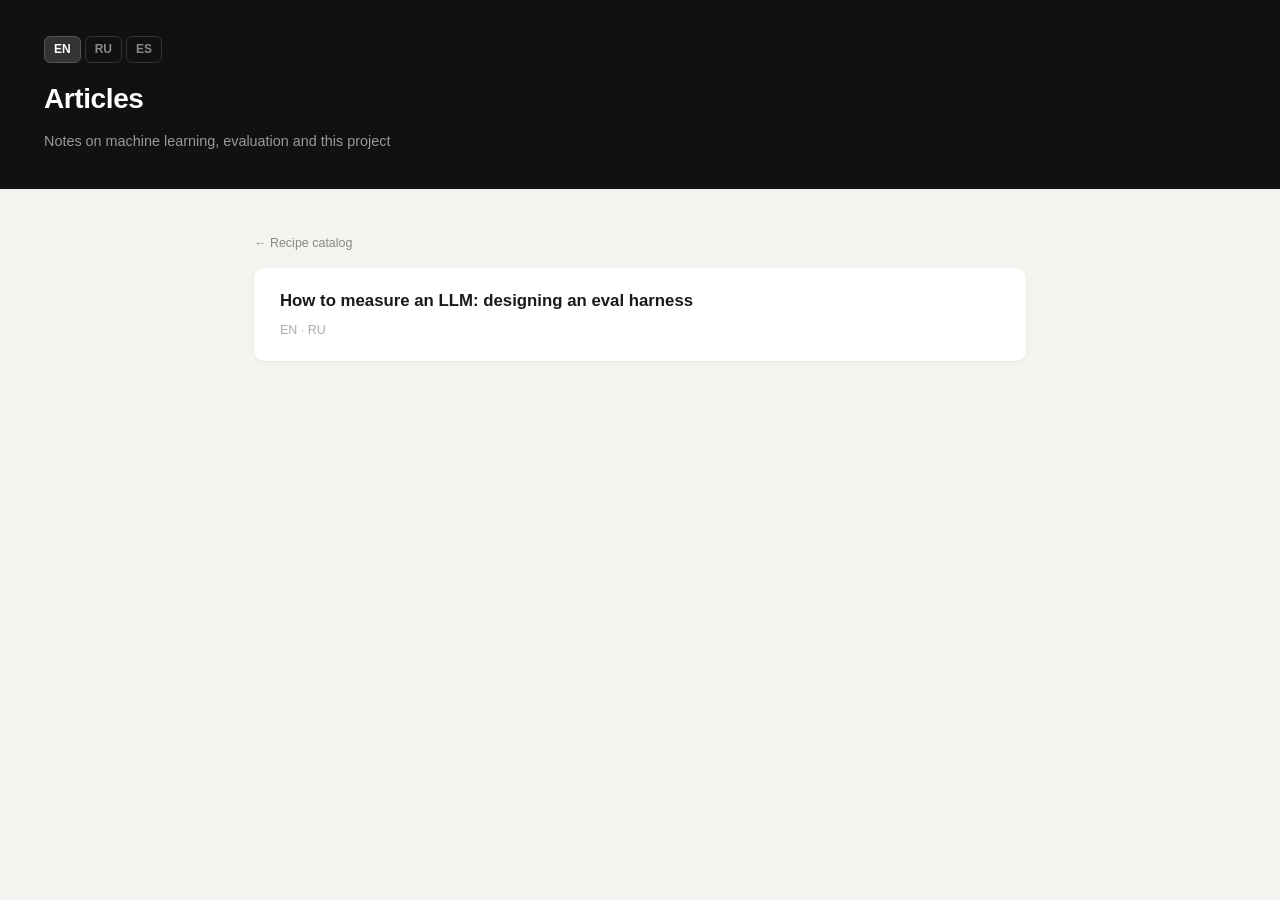
<file: article/index.html>
<!DOCTYPE html>
<html lang="en">
<head>
<meta charset="UTF-8">
<meta name="viewport" content="width=device-width,initial-scale=1">
<title>Articles</title>
<script defer src="https://stats.ss.zone/script.js" data-website-id="58d1f8c5-a3e9-4cc3-805a-1f0802b2f5b3"></script>
<style>*{box-sizing:border-box;margin:0;padding:0}
body{font-family:-apple-system,BlinkMacSystemFont,"Segoe UI",sans-serif;
      background:#f4f3ef;color:#1a1a1a;line-height:1.6}
header{background:#111;color:#fff;padding:36px 44px}
header h1{font-size:1.75rem;font-weight:700;letter-spacing:-.4px}
header p{color:#999;margin-top:8px;font-size:.9rem}
main{max-width:100%;padding:36px 40px}

/* ── outer film-simulation container ── */
.sim-sec{background:#fff;border-radius:12px;margin-bottom:48px;
          box-shadow:0 2px 8px rgba(0,0,0,.08);overflow:hidden}
.sim-hdr{padding:20px 28px;display:flex;align-items:baseline;gap:14px;
          border-bottom:1px solid #f0eeea}
.sim-title{font-size:1.3rem;font-weight:800}
.sim-n{font-size:.82rem;color:#aaa}

/* film sim description inside the container */
.si-body{padding:20px 28px;border-bottom:1px solid #f0eeea;
          display:flex;flex-direction:column;gap:10px}

/* nested recipe-group cards area */
.sim-cards-area{background:#f7f6f2;padding:20px 28px;
                 display:flex;flex-direction:column;gap:0}

.grid{display:flex;flex-direction:column;gap:16px}

/* inner card — slightly inset look */
.card{background:#fff;border-radius:8px;padding:24px 28px;
       box-shadow:0 1px 3px rgba(0,0,0,.06);display:flex;flex-direction:column;gap:16px;
       width:100%}
.card-head{display:flex;justify-content:space-between;align-items:center}
.card-name{font-weight:700;font-size:1.05rem}
.pill{background:#f0f0f0;color:#666;font-size:.75rem;padding:3px 10px;border-radius:20px}

.desc{font-size:.92rem;color:#444;line-height:1.75;max-width:900px}

.gallery{display:grid;grid-template-columns:repeat(10,1fr);gap:4px;
          border-radius:6px;overflow:hidden}
.gallery img{width:100%;aspect-ratio:1;object-fit:cover;display:block;
              transition:opacity .2s;cursor:pointer}
.gallery img:hover{opacity:.85}
.gallery:empty{display:none}

.bottom-row{display:flex;flex-direction:column;gap:20px}
.col-recipes{width:100%}
.col-settings{width:100%}
.stbl{border-collapse:collapse;font-size:.78rem}
.sk{color:#888;padding:2px 12px 2px 0;white-space:nowrap}
.sv{font-variant-numeric:tabular-nums;color:#333;text-align:right}
.mode-val{color:#555}
.col-lbl{font-size:.7rem;text-transform:uppercase;letter-spacing:.07em;color:#aaa;margin-bottom:6px}

.rlist{list-style:none;font-size:.82rem;color:#333;columns:2;column-gap:24px}
.rlist li{padding:2px 0;border-bottom:1px solid #f2f2f2;break-inside:avoid}
.rlist li:last-child{border-bottom:none}
.rlist a{color:#333;text-decoration:none}
.rlist a:hover{color:#4a6fa5;text-decoration:underline}
.ext-mark{color:#c17c3a;font-weight:700;font-size:.85em}
.hom-block{font-size:.78rem;color:#666;background:#f7f6f2;border-radius:4px;
            padding:6px 12px;display:flex;flex-wrap:wrap;gap:6px 16px}
.hom-lbl{color:#aaa;font-size:.7rem;text-transform:uppercase;letter-spacing:.05em;margin-right:2px}
.hom-val{color:#4a7a5a;font-weight:500}
.hom-var{color:#b05a5a}

.tags{display:flex;flex-wrap:wrap;gap:5px}
.badge{background:#eef2ff;color:#4a6fa5;font-size:.7rem;
        padding:2px 8px;border-radius:12px}

.vision-block{background:#f9f8f5;border-radius:6px;padding:14px 18px;
               display:flex;flex-direction:column;gap:8px;flex:1}
.vision-notes{font-size:.88rem;color:#444;line-height:1.7}
.vision-rows{display:flex;gap:24px;font-size:.82rem;flex-wrap:wrap}
.vtag-lbl{color:#aaa;font-size:.7rem;text-transform:uppercase;letter-spacing:.05em;margin-right:4px}
.vtags{color:#555}

/* film simulation description (inside outer container) */
.si-inspired{font-size:.83rem;color:#aaa}
.si-lbl{font-weight:600;color:#666;margin-right:5px}
.si-desc{font-size:.92rem;color:#333;line-height:1.75;max-width:900px}
.si-row{display:flex;gap:32px;align-items:flex-start;flex-wrap:wrap;margin-top:4px}
.si-tbl{border-collapse:collapse;font-size:.82rem}
.si-tbl td{padding:3px 16px 3px 0;vertical-align:top}
.ti-k{color:#888;white-space:nowrap}
.ti-v{color:#333;font-weight:500}
.si-bestfor{font-size:.88rem;color:#555;max-width:300px}

/* official gallery */
.official-gallery{margin-top:4px}
.og-photos{display:grid;grid-template-columns:repeat(auto-fill,minmax(220px,1fr));gap:6px;border-radius:6px;overflow:hidden}
.og-photos img{width:100%;aspect-ratio:3/2;object-fit:cover;display:block;transition:opacity .2s}
.og-photos img:hover{opacity:.9}
.og-credit{font-size:.72rem;color:#bbb;margin-top:5px;text-align:right}
.og-credit a{color:#bbb;text-decoration:none}
.og-credit a:hover{color:#4a6fa5}

/* comparison table */
.cmp-section{background:#fff;border-radius:8px;padding:28px 32px;margin-bottom:48px;
              box-shadow:0 1px 4px rgba(0,0,0,.07)}
.cmp-section h2{font-size:1.1rem;font-weight:700;margin-bottom:16px;color:#1a1a1a}
.cmp-tbl{width:100%;border-collapse:collapse;font-size:.82rem}
.cmp-tbl th{background:#f4f3ef;padding:8px 12px;text-align:left;font-weight:600;
             color:#555;border-bottom:2px solid #e0ddd8;white-space:nowrap}
.cmp-tbl td{padding:7px 12px;border-bottom:1px solid #f0eeea;vertical-align:top}
.cmp-tbl tr:last-child td{border-bottom:none}
.cmp-tbl tr:hover td{background:#faf9f6}
.cmp-link{cursor:pointer}
.cmp-link:hover td{background:#eef2ff}
.bw-sep td{background:#f4f3ef;color:#999;font-size:.72rem;text-transform:uppercase;
            letter-spacing:.08em;padding:6px 12px;border-top:2px solid #e0ddd8}

/* intro block */
.intro-block{background:#fff;border-radius:8px;padding:28px 32px;margin-bottom:24px;
              box-shadow:0 1px 4px rgba(0,0,0,.07);display:flex;flex-direction:column;gap:14px}
.intro-block h2{font-size:1.1rem;font-weight:700}
.intro-block h3{font-size:.95rem;font-weight:700;color:#555;margin-top:4px}
.intro-block p{font-size:.9rem;color:#444;line-height:1.75;max-width:900px}
.intro-block ul{font-size:.9rem;color:#444;line-height:1.75;max-width:900px;
                 padding-left:20px;display:flex;flex-direction:column;gap:4px}
.intro-block a{color:#4a6fa5}
.intro-note{color:#888 !important;font-size:.82rem !important}
.intro-block.lead{border-left:4px solid #c17c3a}
.intro-block.lead h2{font-size:1.35rem}
.lead-finding{background:#faf6f0;border-radius:6px;padding:14px 18px;
               font-size:.92rem !important;line-height:1.7 !important}
.ml-details{margin-top:10px}
.ml-details summary{cursor:pointer;font-size:.9rem;color:#4a6fa5;font-weight:700;
                    list-style:none;background:#eef2ff;border:1px solid #d6e0ff;
                    border-radius:8px;padding:10px 14px;transition:background .15s}
.ml-details summary:hover{background:#e2e9ff}
.ml-details[open] summary{border-bottom-left-radius:0;border-bottom-right-radius:0;
                          margin-bottom:0}
.ml-details summary::-webkit-details-marker{display:none}
.ml-details summary::before{content:"▸ ";color:#7a8fd0}
.ml-details[open] summary::before{content:"▾ "}
.ml-details ul{margin-top:12px;font-size:.85rem !important;color:#555 !important}
.ml-details li{margin-bottom:8px}
.ml-details > ul,.ml-details > p,.ml-details > h4{padding-left:14px;padding-right:14px}
.ml-sub{font-size:.95rem;font-weight:700;color:#333;margin:18px 0 8px;
        padding-top:14px;border-top:1px solid #f0eeea}
.ml-details > p{font-size:.85rem !important;color:#555 !important;line-height:1.7;margin-bottom:8px}
.sim-dot{display:inline-block;width:10px;height:10px;border-radius:50%;
          margin-right:7px;vertical-align:middle}

/* ── tablet ── */
@media (max-width: 900px) {
  main{padding:24px 18px}
  .gallery{grid-template-columns:repeat(5,1fr)}
  .og-photos{grid-template-columns:repeat(auto-fill,minmax(160px,1fr))}
}

/* ── phone ── */
@media (max-width: 600px) {
  header{padding:24px 18px}
  header h1{font-size:1.3rem}
  header p{font-size:.8rem}
  main{padding:16px 12px}

  .sim-sec{margin-bottom:28px;border-radius:8px}
  .sim-hdr{padding:14px 16px;flex-wrap:wrap;gap:4px 12px}
  .sim-title{font-size:1.1rem}
  .si-body{padding:16px}
  .si-row{flex-direction:column;gap:16px}
  .si-desc,.si-bestfor{max-width:100%}
  .sim-cards-area{padding:14px}

  .card{padding:18px 16px;gap:14px}
  .card-name{font-size:1rem}
  .desc{font-size:.88rem;max-width:100%}

  /* galleries: 3 columns on phone */
  .gallery{grid-template-columns:repeat(3,1fr);gap:3px}
  .og-photos{grid-template-columns:repeat(2,1fr)}
  .og-photos img{aspect-ratio:3/2}

  /* recipes single column */
  .rlist{columns:1}

  /* homogeneity wraps */
  .hom-block{flex-direction:column;gap:4px}

  /* comparison table — horizontal scroll */
  .cmp-section{padding:18px 14px}
  .cmp-section .cmp-tbl{display:block;overflow-x:auto;white-space:nowrap;font-size:.75rem}

  .intro-block{padding:18px 16px}
  .intro-block p,.intro-block ul{font-size:.86rem;max-width:100%}
}

/* language switcher */
/* header link to the articles section */
.art-link{display:inline-block;font-size:.78rem;color:#aaa;text-decoration:none;
           margin-top:10px;border-bottom:1px solid #444}
.art-link:hover{color:#fff;border-bottom-color:#888}

.lang-switch{display:flex;gap:4px;margin-bottom:14px}
.lang-switch a{color:#888;text-decoration:none;font-size:.75rem;font-weight:600;
               padding:3px 9px;border-radius:6px;border:1px solid #333}
.lang-switch a:hover{color:#fff;border-color:#666}
.lang-switch a.lang-cur{color:#fff;background:#333;border-color:#555}
/* Styles for long-form articles (/article/<slug>/). Loaded after catalog.css
   so the header, lang switcher and palette stay identical to the catalog. */

.art-main{max-width:820px;margin:0 auto;padding:40px 24px 80px}

.art-back{display:inline-block;font-size:.78rem;color:#888;text-decoration:none;
           margin-bottom:14px}
.art-back:hover{color:#333}

.art-body{background:#fff;border-radius:12px;box-shadow:0 2px 8px rgba(0,0,0,.08);
           padding:44px 52px 52px}

.art-body h2{font-size:1.35rem;font-weight:800;letter-spacing:-.3px;
              margin:44px 0 14px;padding-top:18px;border-top:1px solid #f0eeea}
.art-body h2:first-child{margin-top:0;padding-top:0;border-top:none}
.art-body h3{font-size:1.05rem;font-weight:700;margin:30px 0 10px;color:#333}
.art-body h4{font-size:.95rem;font-weight:700;margin:22px 0 8px;color:#444}

.art-body p{font-size:.95rem;line-height:1.8;color:#333;margin:0 0 16px;
             max-width:70ch}
.art-body strong{font-weight:700;color:#1a1a1a}
.art-body em{font-style:italic}

.art-body ul,.art-body ol{margin:0 0 18px 22px;font-size:.95rem;line-height:1.8;color:#333}
.art-body li{margin-bottom:6px;max-width:68ch}

.art-body a{color:#4a6fa5;text-decoration:none;border-bottom:1px solid #d5dded}
.art-body a:hover{border-bottom-color:#4a6fa5}

.art-body code{font-family:ui-monospace,SFMono-Regular,Menlo,monospace;
                font-size:.85em;background:#f4f3ef;color:#8a4b2a;
                padding:1px 5px;border-radius:4px}
.art-body pre{background:#f7f6f2;border-radius:8px;padding:16px 18px;
               overflow-x:auto;margin:0 0 20px;font-size:.82rem;line-height:1.55}
.art-body pre code{background:none;color:#333;padding:0;font-size:1em}

.art-body blockquote{border-left:3px solid #e3e0d8;padding-left:18px;
                      color:#666;margin:0 0 18px}

.art-body hr{border:none;border-top:1px solid #f0eeea;margin:32px 0}

/* tables — wrapped in .art-tw so wide ones scroll instead of pushing the page */
.art-tw{overflow-x:auto;margin:0 0 22px}
.art-body table{border-collapse:collapse;font-size:.84rem;width:100%;
                 min-width:max-content}
.art-body th{text-align:left;font-weight:700;color:#666;font-size:.72rem;
              text-transform:uppercase;letter-spacing:.06em;
              padding:8px 14px 8px 0;border-bottom:1px solid #e3e0d8;white-space:nowrap}
.art-body td{padding:7px 14px 7px 0;border-bottom:1px solid #f2f1ed;color:#333;
              vertical-align:top}
.art-body tr:last-child td{border-bottom:none}
.art-body td:nth-child(n+2){font-variant-numeric:tabular-nums}

/* mermaid diagrams */
.art-body pre.mermaid{background:#fff;border:1px solid #f0eeea;text-align:center;
                       padding:22px 12px;line-height:normal}

/* shown when the article has no translation into the current site language */
.art-na{font-size:.8rem;color:#8a6d3b;background:#fdf6e3;border-radius:6px;
         padding:8px 14px;margin-bottom:24px}

/* article index */
.art-list{list-style:none;margin:0}
.art-list li{background:#fff;border-radius:10px;box-shadow:0 1px 3px rgba(0,0,0,.06);
              padding:20px 26px;margin-bottom:14px}
.art-list a{font-size:1.05rem;font-weight:700;color:#1a1a1a;text-decoration:none}
.art-list a:hover{color:#4a6fa5}
.art-list .art-meta{font-size:.78rem;color:#aaa;margin-top:6px}

@media (max-width:720px){
  .art-body{padding:26px 20px 32px;border-radius:8px}
  .art-main{padding:24px 12px 60px}
  .art-body p,.art-body li{max-width:none}
}
</style>
</head>
<body>
<header>
  <nav class="lang-switch"><a class="lang-cur" href="/article/">EN</a><a class="" href="/ru/article/">RU</a><a class="" href="/es/article/">ES</a></nav>
  <h1>Articles</h1>
  <p>Notes on machine learning, evaluation and this project</p>
</header>
<main class="art-main">
<a class="art-back" href="/">← Recipe catalog</a>
<ul class="art-list"><li><a href="/article/eval-harness/">How to measure an LLM: designing an eval harness</a><div class="art-meta">EN · RU</div></li></ul>
</main>

</body>
</html>
</file>
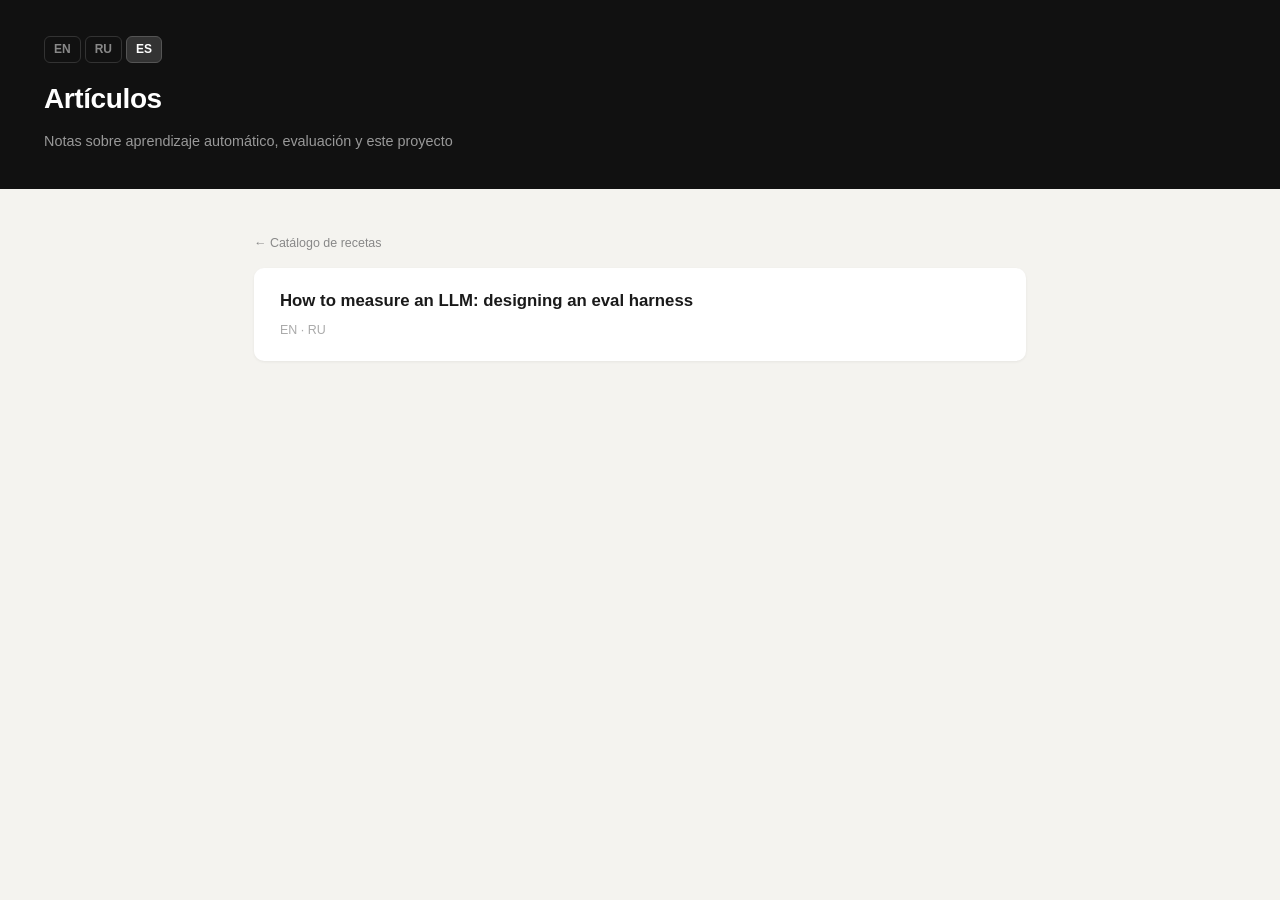
<file: es/article/index.html>
<!DOCTYPE html>
<html lang="es">
<head>
<meta charset="UTF-8">
<meta name="viewport" content="width=device-width,initial-scale=1">
<title>Artículos</title>
<script defer src="https://stats.ss.zone/script.js" data-website-id="58d1f8c5-a3e9-4cc3-805a-1f0802b2f5b3"></script>
<style>*{box-sizing:border-box;margin:0;padding:0}
body{font-family:-apple-system,BlinkMacSystemFont,"Segoe UI",sans-serif;
      background:#f4f3ef;color:#1a1a1a;line-height:1.6}
header{background:#111;color:#fff;padding:36px 44px}
header h1{font-size:1.75rem;font-weight:700;letter-spacing:-.4px}
header p{color:#999;margin-top:8px;font-size:.9rem}
main{max-width:100%;padding:36px 40px}

/* ── outer film-simulation container ── */
.sim-sec{background:#fff;border-radius:12px;margin-bottom:48px;
          box-shadow:0 2px 8px rgba(0,0,0,.08);overflow:hidden}
.sim-hdr{padding:20px 28px;display:flex;align-items:baseline;gap:14px;
          border-bottom:1px solid #f0eeea}
.sim-title{font-size:1.3rem;font-weight:800}
.sim-n{font-size:.82rem;color:#aaa}

/* film sim description inside the container */
.si-body{padding:20px 28px;border-bottom:1px solid #f0eeea;
          display:flex;flex-direction:column;gap:10px}

/* nested recipe-group cards area */
.sim-cards-area{background:#f7f6f2;padding:20px 28px;
                 display:flex;flex-direction:column;gap:0}

.grid{display:flex;flex-direction:column;gap:16px}

/* inner card — slightly inset look */
.card{background:#fff;border-radius:8px;padding:24px 28px;
       box-shadow:0 1px 3px rgba(0,0,0,.06);display:flex;flex-direction:column;gap:16px;
       width:100%}
.card-head{display:flex;justify-content:space-between;align-items:center}
.card-name{font-weight:700;font-size:1.05rem}
.pill{background:#f0f0f0;color:#666;font-size:.75rem;padding:3px 10px;border-radius:20px}

.desc{font-size:.92rem;color:#444;line-height:1.75;max-width:900px}

.gallery{display:grid;grid-template-columns:repeat(10,1fr);gap:4px;
          border-radius:6px;overflow:hidden}
.gallery img{width:100%;aspect-ratio:1;object-fit:cover;display:block;
              transition:opacity .2s;cursor:pointer}
.gallery img:hover{opacity:.85}
.gallery:empty{display:none}

.bottom-row{display:flex;flex-direction:column;gap:20px}
.col-recipes{width:100%}
.col-settings{width:100%}
.stbl{border-collapse:collapse;font-size:.78rem}
.sk{color:#888;padding:2px 12px 2px 0;white-space:nowrap}
.sv{font-variant-numeric:tabular-nums;color:#333;text-align:right}
.mode-val{color:#555}
.col-lbl{font-size:.7rem;text-transform:uppercase;letter-spacing:.07em;color:#aaa;margin-bottom:6px}

.rlist{list-style:none;font-size:.82rem;color:#333;columns:2;column-gap:24px}
.rlist li{padding:2px 0;border-bottom:1px solid #f2f2f2;break-inside:avoid}
.rlist li:last-child{border-bottom:none}
.rlist a{color:#333;text-decoration:none}
.rlist a:hover{color:#4a6fa5;text-decoration:underline}
.ext-mark{color:#c17c3a;font-weight:700;font-size:.85em}
.hom-block{font-size:.78rem;color:#666;background:#f7f6f2;border-radius:4px;
            padding:6px 12px;display:flex;flex-wrap:wrap;gap:6px 16px}
.hom-lbl{color:#aaa;font-size:.7rem;text-transform:uppercase;letter-spacing:.05em;margin-right:2px}
.hom-val{color:#4a7a5a;font-weight:500}
.hom-var{color:#b05a5a}

.tags{display:flex;flex-wrap:wrap;gap:5px}
.badge{background:#eef2ff;color:#4a6fa5;font-size:.7rem;
        padding:2px 8px;border-radius:12px}

.vision-block{background:#f9f8f5;border-radius:6px;padding:14px 18px;
               display:flex;flex-direction:column;gap:8px;flex:1}
.vision-notes{font-size:.88rem;color:#444;line-height:1.7}
.vision-rows{display:flex;gap:24px;font-size:.82rem;flex-wrap:wrap}
.vtag-lbl{color:#aaa;font-size:.7rem;text-transform:uppercase;letter-spacing:.05em;margin-right:4px}
.vtags{color:#555}

/* film simulation description (inside outer container) */
.si-inspired{font-size:.83rem;color:#aaa}
.si-lbl{font-weight:600;color:#666;margin-right:5px}
.si-desc{font-size:.92rem;color:#333;line-height:1.75;max-width:900px}
.si-row{display:flex;gap:32px;align-items:flex-start;flex-wrap:wrap;margin-top:4px}
.si-tbl{border-collapse:collapse;font-size:.82rem}
.si-tbl td{padding:3px 16px 3px 0;vertical-align:top}
.ti-k{color:#888;white-space:nowrap}
.ti-v{color:#333;font-weight:500}
.si-bestfor{font-size:.88rem;color:#555;max-width:300px}

/* official gallery */
.official-gallery{margin-top:4px}
.og-photos{display:grid;grid-template-columns:repeat(auto-fill,minmax(220px,1fr));gap:6px;border-radius:6px;overflow:hidden}
.og-photos img{width:100%;aspect-ratio:3/2;object-fit:cover;display:block;transition:opacity .2s}
.og-photos img:hover{opacity:.9}
.og-credit{font-size:.72rem;color:#bbb;margin-top:5px;text-align:right}
.og-credit a{color:#bbb;text-decoration:none}
.og-credit a:hover{color:#4a6fa5}

/* comparison table */
.cmp-section{background:#fff;border-radius:8px;padding:28px 32px;margin-bottom:48px;
              box-shadow:0 1px 4px rgba(0,0,0,.07)}
.cmp-section h2{font-size:1.1rem;font-weight:700;margin-bottom:16px;color:#1a1a1a}
.cmp-tbl{width:100%;border-collapse:collapse;font-size:.82rem}
.cmp-tbl th{background:#f4f3ef;padding:8px 12px;text-align:left;font-weight:600;
             color:#555;border-bottom:2px solid #e0ddd8;white-space:nowrap}
.cmp-tbl td{padding:7px 12px;border-bottom:1px solid #f0eeea;vertical-align:top}
.cmp-tbl tr:last-child td{border-bottom:none}
.cmp-tbl tr:hover td{background:#faf9f6}
.cmp-link{cursor:pointer}
.cmp-link:hover td{background:#eef2ff}
.bw-sep td{background:#f4f3ef;color:#999;font-size:.72rem;text-transform:uppercase;
            letter-spacing:.08em;padding:6px 12px;border-top:2px solid #e0ddd8}

/* intro block */
.intro-block{background:#fff;border-radius:8px;padding:28px 32px;margin-bottom:24px;
              box-shadow:0 1px 4px rgba(0,0,0,.07);display:flex;flex-direction:column;gap:14px}
.intro-block h2{font-size:1.1rem;font-weight:700}
.intro-block h3{font-size:.95rem;font-weight:700;color:#555;margin-top:4px}
.intro-block p{font-size:.9rem;color:#444;line-height:1.75;max-width:900px}
.intro-block ul{font-size:.9rem;color:#444;line-height:1.75;max-width:900px;
                 padding-left:20px;display:flex;flex-direction:column;gap:4px}
.intro-block a{color:#4a6fa5}
.intro-note{color:#888 !important;font-size:.82rem !important}
.intro-block.lead{border-left:4px solid #c17c3a}
.intro-block.lead h2{font-size:1.35rem}
.lead-finding{background:#faf6f0;border-radius:6px;padding:14px 18px;
               font-size:.92rem !important;line-height:1.7 !important}
.ml-details{margin-top:10px}
.ml-details summary{cursor:pointer;font-size:.9rem;color:#4a6fa5;font-weight:700;
                    list-style:none;background:#eef2ff;border:1px solid #d6e0ff;
                    border-radius:8px;padding:10px 14px;transition:background .15s}
.ml-details summary:hover{background:#e2e9ff}
.ml-details[open] summary{border-bottom-left-radius:0;border-bottom-right-radius:0;
                          margin-bottom:0}
.ml-details summary::-webkit-details-marker{display:none}
.ml-details summary::before{content:"▸ ";color:#7a8fd0}
.ml-details[open] summary::before{content:"▾ "}
.ml-details ul{margin-top:12px;font-size:.85rem !important;color:#555 !important}
.ml-details li{margin-bottom:8px}
.ml-details > ul,.ml-details > p,.ml-details > h4{padding-left:14px;padding-right:14px}
.ml-sub{font-size:.95rem;font-weight:700;color:#333;margin:18px 0 8px;
        padding-top:14px;border-top:1px solid #f0eeea}
.ml-details > p{font-size:.85rem !important;color:#555 !important;line-height:1.7;margin-bottom:8px}
.sim-dot{display:inline-block;width:10px;height:10px;border-radius:50%;
          margin-right:7px;vertical-align:middle}

/* ── tablet ── */
@media (max-width: 900px) {
  main{padding:24px 18px}
  .gallery{grid-template-columns:repeat(5,1fr)}
  .og-photos{grid-template-columns:repeat(auto-fill,minmax(160px,1fr))}
}

/* ── phone ── */
@media (max-width: 600px) {
  header{padding:24px 18px}
  header h1{font-size:1.3rem}
  header p{font-size:.8rem}
  main{padding:16px 12px}

  .sim-sec{margin-bottom:28px;border-radius:8px}
  .sim-hdr{padding:14px 16px;flex-wrap:wrap;gap:4px 12px}
  .sim-title{font-size:1.1rem}
  .si-body{padding:16px}
  .si-row{flex-direction:column;gap:16px}
  .si-desc,.si-bestfor{max-width:100%}
  .sim-cards-area{padding:14px}

  .card{padding:18px 16px;gap:14px}
  .card-name{font-size:1rem}
  .desc{font-size:.88rem;max-width:100%}

  /* galleries: 3 columns on phone */
  .gallery{grid-template-columns:repeat(3,1fr);gap:3px}
  .og-photos{grid-template-columns:repeat(2,1fr)}
  .og-photos img{aspect-ratio:3/2}

  /* recipes single column */
  .rlist{columns:1}

  /* homogeneity wraps */
  .hom-block{flex-direction:column;gap:4px}

  /* comparison table — horizontal scroll */
  .cmp-section{padding:18px 14px}
  .cmp-section .cmp-tbl{display:block;overflow-x:auto;white-space:nowrap;font-size:.75rem}

  .intro-block{padding:18px 16px}
  .intro-block p,.intro-block ul{font-size:.86rem;max-width:100%}
}

/* language switcher */
/* header link to the articles section */
.art-link{display:inline-block;font-size:.78rem;color:#aaa;text-decoration:none;
           margin-top:10px;border-bottom:1px solid #444}
.art-link:hover{color:#fff;border-bottom-color:#888}

.lang-switch{display:flex;gap:4px;margin-bottom:14px}
.lang-switch a{color:#888;text-decoration:none;font-size:.75rem;font-weight:600;
               padding:3px 9px;border-radius:6px;border:1px solid #333}
.lang-switch a:hover{color:#fff;border-color:#666}
.lang-switch a.lang-cur{color:#fff;background:#333;border-color:#555}
/* Styles for long-form articles (/article/<slug>/). Loaded after catalog.css
   so the header, lang switcher and palette stay identical to the catalog. */

.art-main{max-width:820px;margin:0 auto;padding:40px 24px 80px}

.art-back{display:inline-block;font-size:.78rem;color:#888;text-decoration:none;
           margin-bottom:14px}
.art-back:hover{color:#333}

.art-body{background:#fff;border-radius:12px;box-shadow:0 2px 8px rgba(0,0,0,.08);
           padding:44px 52px 52px}

.art-body h2{font-size:1.35rem;font-weight:800;letter-spacing:-.3px;
              margin:44px 0 14px;padding-top:18px;border-top:1px solid #f0eeea}
.art-body h2:first-child{margin-top:0;padding-top:0;border-top:none}
.art-body h3{font-size:1.05rem;font-weight:700;margin:30px 0 10px;color:#333}
.art-body h4{font-size:.95rem;font-weight:700;margin:22px 0 8px;color:#444}

.art-body p{font-size:.95rem;line-height:1.8;color:#333;margin:0 0 16px;
             max-width:70ch}
.art-body strong{font-weight:700;color:#1a1a1a}
.art-body em{font-style:italic}

.art-body ul,.art-body ol{margin:0 0 18px 22px;font-size:.95rem;line-height:1.8;color:#333}
.art-body li{margin-bottom:6px;max-width:68ch}

.art-body a{color:#4a6fa5;text-decoration:none;border-bottom:1px solid #d5dded}
.art-body a:hover{border-bottom-color:#4a6fa5}

.art-body code{font-family:ui-monospace,SFMono-Regular,Menlo,monospace;
                font-size:.85em;background:#f4f3ef;color:#8a4b2a;
                padding:1px 5px;border-radius:4px}
.art-body pre{background:#f7f6f2;border-radius:8px;padding:16px 18px;
               overflow-x:auto;margin:0 0 20px;font-size:.82rem;line-height:1.55}
.art-body pre code{background:none;color:#333;padding:0;font-size:1em}

.art-body blockquote{border-left:3px solid #e3e0d8;padding-left:18px;
                      color:#666;margin:0 0 18px}

.art-body hr{border:none;border-top:1px solid #f0eeea;margin:32px 0}

/* tables — wrapped in .art-tw so wide ones scroll instead of pushing the page */
.art-tw{overflow-x:auto;margin:0 0 22px}
.art-body table{border-collapse:collapse;font-size:.84rem;width:100%;
                 min-width:max-content}
.art-body th{text-align:left;font-weight:700;color:#666;font-size:.72rem;
              text-transform:uppercase;letter-spacing:.06em;
              padding:8px 14px 8px 0;border-bottom:1px solid #e3e0d8;white-space:nowrap}
.art-body td{padding:7px 14px 7px 0;border-bottom:1px solid #f2f1ed;color:#333;
              vertical-align:top}
.art-body tr:last-child td{border-bottom:none}
.art-body td:nth-child(n+2){font-variant-numeric:tabular-nums}

/* mermaid diagrams */
.art-body pre.mermaid{background:#fff;border:1px solid #f0eeea;text-align:center;
                       padding:22px 12px;line-height:normal}

/* shown when the article has no translation into the current site language */
.art-na{font-size:.8rem;color:#8a6d3b;background:#fdf6e3;border-radius:6px;
         padding:8px 14px;margin-bottom:24px}

/* article index */
.art-list{list-style:none;margin:0}
.art-list li{background:#fff;border-radius:10px;box-shadow:0 1px 3px rgba(0,0,0,.06);
              padding:20px 26px;margin-bottom:14px}
.art-list a{font-size:1.05rem;font-weight:700;color:#1a1a1a;text-decoration:none}
.art-list a:hover{color:#4a6fa5}
.art-list .art-meta{font-size:.78rem;color:#aaa;margin-top:6px}

@media (max-width:720px){
  .art-body{padding:26px 20px 32px;border-radius:8px}
  .art-main{padding:24px 12px 60px}
  .art-body p,.art-body li{max-width:none}
}
</style>
</head>
<body>
<header>
  <nav class="lang-switch"><a class="" href="/article/">EN</a><a class="" href="/ru/article/">RU</a><a class="lang-cur" href="/es/article/">ES</a></nav>
  <h1>Artículos</h1>
  <p>Notas sobre aprendizaje automático, evaluación y este proyecto</p>
</header>
<main class="art-main">
<a class="art-back" href="/es/">← Catálogo de recetas</a>
<ul class="art-list"><li><a href="/es/article/eval-harness/">How to measure an LLM: designing an eval harness</a><div class="art-meta">EN · RU</div></li></ul>
</main>

</body>
</html>
</file>
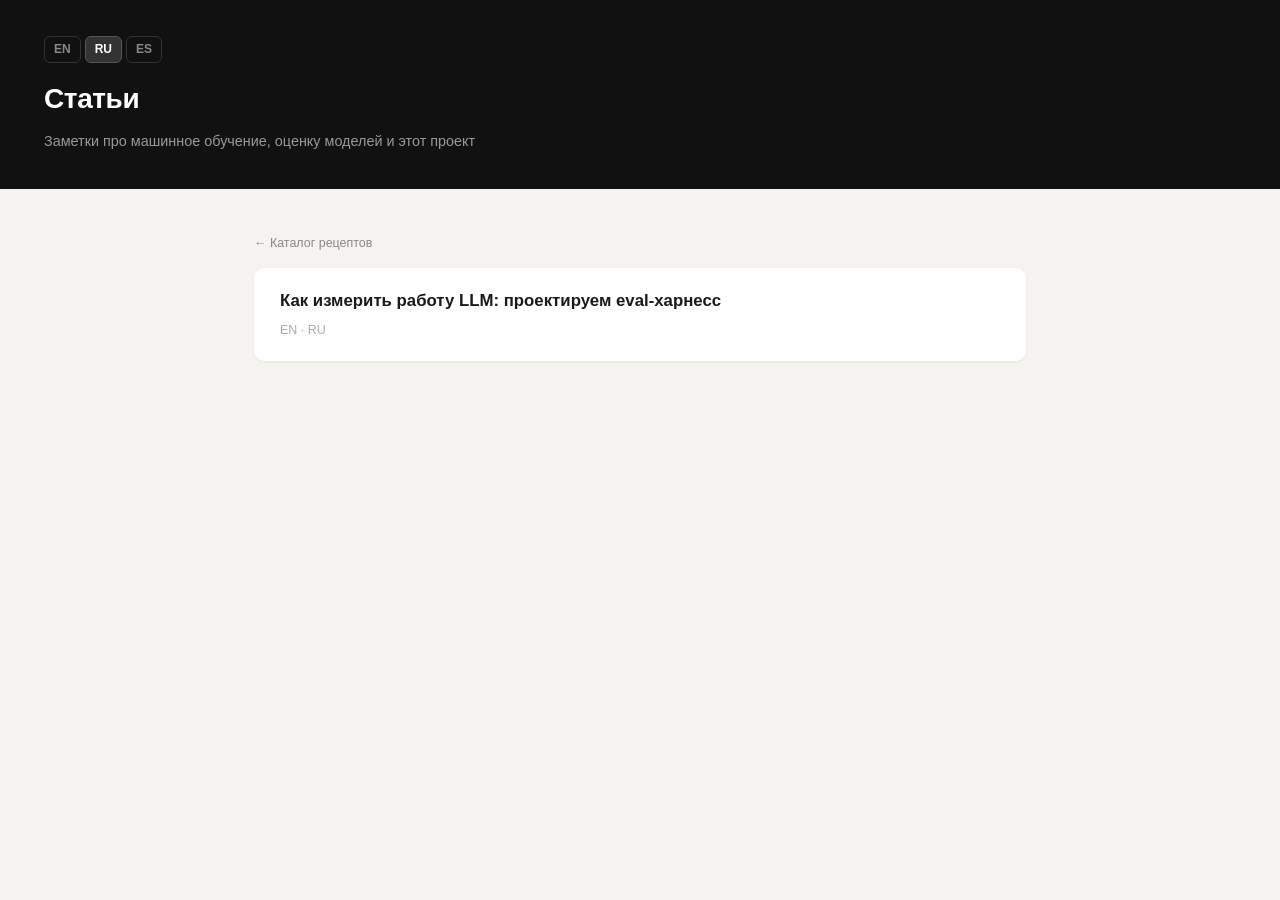
<file: ru/article/index.html>
<!DOCTYPE html>
<html lang="ru">
<head>
<meta charset="UTF-8">
<meta name="viewport" content="width=device-width,initial-scale=1">
<title>Статьи</title>
<script defer src="https://stats.ss.zone/script.js" data-website-id="58d1f8c5-a3e9-4cc3-805a-1f0802b2f5b3"></script>
<style>*{box-sizing:border-box;margin:0;padding:0}
body{font-family:-apple-system,BlinkMacSystemFont,"Segoe UI",sans-serif;
      background:#f4f3ef;color:#1a1a1a;line-height:1.6}
header{background:#111;color:#fff;padding:36px 44px}
header h1{font-size:1.75rem;font-weight:700;letter-spacing:-.4px}
header p{color:#999;margin-top:8px;font-size:.9rem}
main{max-width:100%;padding:36px 40px}

/* ── outer film-simulation container ── */
.sim-sec{background:#fff;border-radius:12px;margin-bottom:48px;
          box-shadow:0 2px 8px rgba(0,0,0,.08);overflow:hidden}
.sim-hdr{padding:20px 28px;display:flex;align-items:baseline;gap:14px;
          border-bottom:1px solid #f0eeea}
.sim-title{font-size:1.3rem;font-weight:800}
.sim-n{font-size:.82rem;color:#aaa}

/* film sim description inside the container */
.si-body{padding:20px 28px;border-bottom:1px solid #f0eeea;
          display:flex;flex-direction:column;gap:10px}

/* nested recipe-group cards area */
.sim-cards-area{background:#f7f6f2;padding:20px 28px;
                 display:flex;flex-direction:column;gap:0}

.grid{display:flex;flex-direction:column;gap:16px}

/* inner card — slightly inset look */
.card{background:#fff;border-radius:8px;padding:24px 28px;
       box-shadow:0 1px 3px rgba(0,0,0,.06);display:flex;flex-direction:column;gap:16px;
       width:100%}
.card-head{display:flex;justify-content:space-between;align-items:center}
.card-name{font-weight:700;font-size:1.05rem}
.pill{background:#f0f0f0;color:#666;font-size:.75rem;padding:3px 10px;border-radius:20px}

.desc{font-size:.92rem;color:#444;line-height:1.75;max-width:900px}

.gallery{display:grid;grid-template-columns:repeat(10,1fr);gap:4px;
          border-radius:6px;overflow:hidden}
.gallery img{width:100%;aspect-ratio:1;object-fit:cover;display:block;
              transition:opacity .2s;cursor:pointer}
.gallery img:hover{opacity:.85}
.gallery:empty{display:none}

.bottom-row{display:flex;flex-direction:column;gap:20px}
.col-recipes{width:100%}
.col-settings{width:100%}
.stbl{border-collapse:collapse;font-size:.78rem}
.sk{color:#888;padding:2px 12px 2px 0;white-space:nowrap}
.sv{font-variant-numeric:tabular-nums;color:#333;text-align:right}
.mode-val{color:#555}
.col-lbl{font-size:.7rem;text-transform:uppercase;letter-spacing:.07em;color:#aaa;margin-bottom:6px}

.rlist{list-style:none;font-size:.82rem;color:#333;columns:2;column-gap:24px}
.rlist li{padding:2px 0;border-bottom:1px solid #f2f2f2;break-inside:avoid}
.rlist li:last-child{border-bottom:none}
.rlist a{color:#333;text-decoration:none}
.rlist a:hover{color:#4a6fa5;text-decoration:underline}
.ext-mark{color:#c17c3a;font-weight:700;font-size:.85em}
.hom-block{font-size:.78rem;color:#666;background:#f7f6f2;border-radius:4px;
            padding:6px 12px;display:flex;flex-wrap:wrap;gap:6px 16px}
.hom-lbl{color:#aaa;font-size:.7rem;text-transform:uppercase;letter-spacing:.05em;margin-right:2px}
.hom-val{color:#4a7a5a;font-weight:500}
.hom-var{color:#b05a5a}

.tags{display:flex;flex-wrap:wrap;gap:5px}
.badge{background:#eef2ff;color:#4a6fa5;font-size:.7rem;
        padding:2px 8px;border-radius:12px}

.vision-block{background:#f9f8f5;border-radius:6px;padding:14px 18px;
               display:flex;flex-direction:column;gap:8px;flex:1}
.vision-notes{font-size:.88rem;color:#444;line-height:1.7}
.vision-rows{display:flex;gap:24px;font-size:.82rem;flex-wrap:wrap}
.vtag-lbl{color:#aaa;font-size:.7rem;text-transform:uppercase;letter-spacing:.05em;margin-right:4px}
.vtags{color:#555}

/* film simulation description (inside outer container) */
.si-inspired{font-size:.83rem;color:#aaa}
.si-lbl{font-weight:600;color:#666;margin-right:5px}
.si-desc{font-size:.92rem;color:#333;line-height:1.75;max-width:900px}
.si-row{display:flex;gap:32px;align-items:flex-start;flex-wrap:wrap;margin-top:4px}
.si-tbl{border-collapse:collapse;font-size:.82rem}
.si-tbl td{padding:3px 16px 3px 0;vertical-align:top}
.ti-k{color:#888;white-space:nowrap}
.ti-v{color:#333;font-weight:500}
.si-bestfor{font-size:.88rem;color:#555;max-width:300px}

/* official gallery */
.official-gallery{margin-top:4px}
.og-photos{display:grid;grid-template-columns:repeat(auto-fill,minmax(220px,1fr));gap:6px;border-radius:6px;overflow:hidden}
.og-photos img{width:100%;aspect-ratio:3/2;object-fit:cover;display:block;transition:opacity .2s}
.og-photos img:hover{opacity:.9}
.og-credit{font-size:.72rem;color:#bbb;margin-top:5px;text-align:right}
.og-credit a{color:#bbb;text-decoration:none}
.og-credit a:hover{color:#4a6fa5}

/* comparison table */
.cmp-section{background:#fff;border-radius:8px;padding:28px 32px;margin-bottom:48px;
              box-shadow:0 1px 4px rgba(0,0,0,.07)}
.cmp-section h2{font-size:1.1rem;font-weight:700;margin-bottom:16px;color:#1a1a1a}
.cmp-tbl{width:100%;border-collapse:collapse;font-size:.82rem}
.cmp-tbl th{background:#f4f3ef;padding:8px 12px;text-align:left;font-weight:600;
             color:#555;border-bottom:2px solid #e0ddd8;white-space:nowrap}
.cmp-tbl td{padding:7px 12px;border-bottom:1px solid #f0eeea;vertical-align:top}
.cmp-tbl tr:last-child td{border-bottom:none}
.cmp-tbl tr:hover td{background:#faf9f6}
.cmp-link{cursor:pointer}
.cmp-link:hover td{background:#eef2ff}
.bw-sep td{background:#f4f3ef;color:#999;font-size:.72rem;text-transform:uppercase;
            letter-spacing:.08em;padding:6px 12px;border-top:2px solid #e0ddd8}

/* intro block */
.intro-block{background:#fff;border-radius:8px;padding:28px 32px;margin-bottom:24px;
              box-shadow:0 1px 4px rgba(0,0,0,.07);display:flex;flex-direction:column;gap:14px}
.intro-block h2{font-size:1.1rem;font-weight:700}
.intro-block h3{font-size:.95rem;font-weight:700;color:#555;margin-top:4px}
.intro-block p{font-size:.9rem;color:#444;line-height:1.75;max-width:900px}
.intro-block ul{font-size:.9rem;color:#444;line-height:1.75;max-width:900px;
                 padding-left:20px;display:flex;flex-direction:column;gap:4px}
.intro-block a{color:#4a6fa5}
.intro-note{color:#888 !important;font-size:.82rem !important}
.intro-block.lead{border-left:4px solid #c17c3a}
.intro-block.lead h2{font-size:1.35rem}
.lead-finding{background:#faf6f0;border-radius:6px;padding:14px 18px;
               font-size:.92rem !important;line-height:1.7 !important}
.ml-details{margin-top:10px}
.ml-details summary{cursor:pointer;font-size:.9rem;color:#4a6fa5;font-weight:700;
                    list-style:none;background:#eef2ff;border:1px solid #d6e0ff;
                    border-radius:8px;padding:10px 14px;transition:background .15s}
.ml-details summary:hover{background:#e2e9ff}
.ml-details[open] summary{border-bottom-left-radius:0;border-bottom-right-radius:0;
                          margin-bottom:0}
.ml-details summary::-webkit-details-marker{display:none}
.ml-details summary::before{content:"▸ ";color:#7a8fd0}
.ml-details[open] summary::before{content:"▾ "}
.ml-details ul{margin-top:12px;font-size:.85rem !important;color:#555 !important}
.ml-details li{margin-bottom:8px}
.ml-details > ul,.ml-details > p,.ml-details > h4{padding-left:14px;padding-right:14px}
.ml-sub{font-size:.95rem;font-weight:700;color:#333;margin:18px 0 8px;
        padding-top:14px;border-top:1px solid #f0eeea}
.ml-details > p{font-size:.85rem !important;color:#555 !important;line-height:1.7;margin-bottom:8px}
.sim-dot{display:inline-block;width:10px;height:10px;border-radius:50%;
          margin-right:7px;vertical-align:middle}

/* ── tablet ── */
@media (max-width: 900px) {
  main{padding:24px 18px}
  .gallery{grid-template-columns:repeat(5,1fr)}
  .og-photos{grid-template-columns:repeat(auto-fill,minmax(160px,1fr))}
}

/* ── phone ── */
@media (max-width: 600px) {
  header{padding:24px 18px}
  header h1{font-size:1.3rem}
  header p{font-size:.8rem}
  main{padding:16px 12px}

  .sim-sec{margin-bottom:28px;border-radius:8px}
  .sim-hdr{padding:14px 16px;flex-wrap:wrap;gap:4px 12px}
  .sim-title{font-size:1.1rem}
  .si-body{padding:16px}
  .si-row{flex-direction:column;gap:16px}
  .si-desc,.si-bestfor{max-width:100%}
  .sim-cards-area{padding:14px}

  .card{padding:18px 16px;gap:14px}
  .card-name{font-size:1rem}
  .desc{font-size:.88rem;max-width:100%}

  /* galleries: 3 columns on phone */
  .gallery{grid-template-columns:repeat(3,1fr);gap:3px}
  .og-photos{grid-template-columns:repeat(2,1fr)}
  .og-photos img{aspect-ratio:3/2}

  /* recipes single column */
  .rlist{columns:1}

  /* homogeneity wraps */
  .hom-block{flex-direction:column;gap:4px}

  /* comparison table — horizontal scroll */
  .cmp-section{padding:18px 14px}
  .cmp-section .cmp-tbl{display:block;overflow-x:auto;white-space:nowrap;font-size:.75rem}

  .intro-block{padding:18px 16px}
  .intro-block p,.intro-block ul{font-size:.86rem;max-width:100%}
}

/* language switcher */
/* header link to the articles section */
.art-link{display:inline-block;font-size:.78rem;color:#aaa;text-decoration:none;
           margin-top:10px;border-bottom:1px solid #444}
.art-link:hover{color:#fff;border-bottom-color:#888}

.lang-switch{display:flex;gap:4px;margin-bottom:14px}
.lang-switch a{color:#888;text-decoration:none;font-size:.75rem;font-weight:600;
               padding:3px 9px;border-radius:6px;border:1px solid #333}
.lang-switch a:hover{color:#fff;border-color:#666}
.lang-switch a.lang-cur{color:#fff;background:#333;border-color:#555}
/* Styles for long-form articles (/article/<slug>/). Loaded after catalog.css
   so the header, lang switcher and palette stay identical to the catalog. */

.art-main{max-width:820px;margin:0 auto;padding:40px 24px 80px}

.art-back{display:inline-block;font-size:.78rem;color:#888;text-decoration:none;
           margin-bottom:14px}
.art-back:hover{color:#333}

.art-body{background:#fff;border-radius:12px;box-shadow:0 2px 8px rgba(0,0,0,.08);
           padding:44px 52px 52px}

.art-body h2{font-size:1.35rem;font-weight:800;letter-spacing:-.3px;
              margin:44px 0 14px;padding-top:18px;border-top:1px solid #f0eeea}
.art-body h2:first-child{margin-top:0;padding-top:0;border-top:none}
.art-body h3{font-size:1.05rem;font-weight:700;margin:30px 0 10px;color:#333}
.art-body h4{font-size:.95rem;font-weight:700;margin:22px 0 8px;color:#444}

.art-body p{font-size:.95rem;line-height:1.8;color:#333;margin:0 0 16px;
             max-width:70ch}
.art-body strong{font-weight:700;color:#1a1a1a}
.art-body em{font-style:italic}

.art-body ul,.art-body ol{margin:0 0 18px 22px;font-size:.95rem;line-height:1.8;color:#333}
.art-body li{margin-bottom:6px;max-width:68ch}

.art-body a{color:#4a6fa5;text-decoration:none;border-bottom:1px solid #d5dded}
.art-body a:hover{border-bottom-color:#4a6fa5}

.art-body code{font-family:ui-monospace,SFMono-Regular,Menlo,monospace;
                font-size:.85em;background:#f4f3ef;color:#8a4b2a;
                padding:1px 5px;border-radius:4px}
.art-body pre{background:#f7f6f2;border-radius:8px;padding:16px 18px;
               overflow-x:auto;margin:0 0 20px;font-size:.82rem;line-height:1.55}
.art-body pre code{background:none;color:#333;padding:0;font-size:1em}

.art-body blockquote{border-left:3px solid #e3e0d8;padding-left:18px;
                      color:#666;margin:0 0 18px}

.art-body hr{border:none;border-top:1px solid #f0eeea;margin:32px 0}

/* tables — wrapped in .art-tw so wide ones scroll instead of pushing the page */
.art-tw{overflow-x:auto;margin:0 0 22px}
.art-body table{border-collapse:collapse;font-size:.84rem;width:100%;
                 min-width:max-content}
.art-body th{text-align:left;font-weight:700;color:#666;font-size:.72rem;
              text-transform:uppercase;letter-spacing:.06em;
              padding:8px 14px 8px 0;border-bottom:1px solid #e3e0d8;white-space:nowrap}
.art-body td{padding:7px 14px 7px 0;border-bottom:1px solid #f2f1ed;color:#333;
              vertical-align:top}
.art-body tr:last-child td{border-bottom:none}
.art-body td:nth-child(n+2){font-variant-numeric:tabular-nums}

/* mermaid diagrams */
.art-body pre.mermaid{background:#fff;border:1px solid #f0eeea;text-align:center;
                       padding:22px 12px;line-height:normal}

/* shown when the article has no translation into the current site language */
.art-na{font-size:.8rem;color:#8a6d3b;background:#fdf6e3;border-radius:6px;
         padding:8px 14px;margin-bottom:24px}

/* article index */
.art-list{list-style:none;margin:0}
.art-list li{background:#fff;border-radius:10px;box-shadow:0 1px 3px rgba(0,0,0,.06);
              padding:20px 26px;margin-bottom:14px}
.art-list a{font-size:1.05rem;font-weight:700;color:#1a1a1a;text-decoration:none}
.art-list a:hover{color:#4a6fa5}
.art-list .art-meta{font-size:.78rem;color:#aaa;margin-top:6px}

@media (max-width:720px){
  .art-body{padding:26px 20px 32px;border-radius:8px}
  .art-main{padding:24px 12px 60px}
  .art-body p,.art-body li{max-width:none}
}
</style>
</head>
<body>
<header>
  <nav class="lang-switch"><a class="" href="/article/">EN</a><a class="lang-cur" href="/ru/article/">RU</a><a class="" href="/es/article/">ES</a></nav>
  <h1>Статьи</h1>
  <p>Заметки про машинное обучение, оценку моделей и этот проект</p>
</header>
<main class="art-main">
<a class="art-back" href="/ru/">← Каталог рецептов</a>
<ul class="art-list"><li><a href="/ru/article/eval-harness/">Как измерить работу LLM: проектируем eval-харнесс</a><div class="art-meta">EN · RU</div></li></ul>
</main>

</body>
</html>
</file>
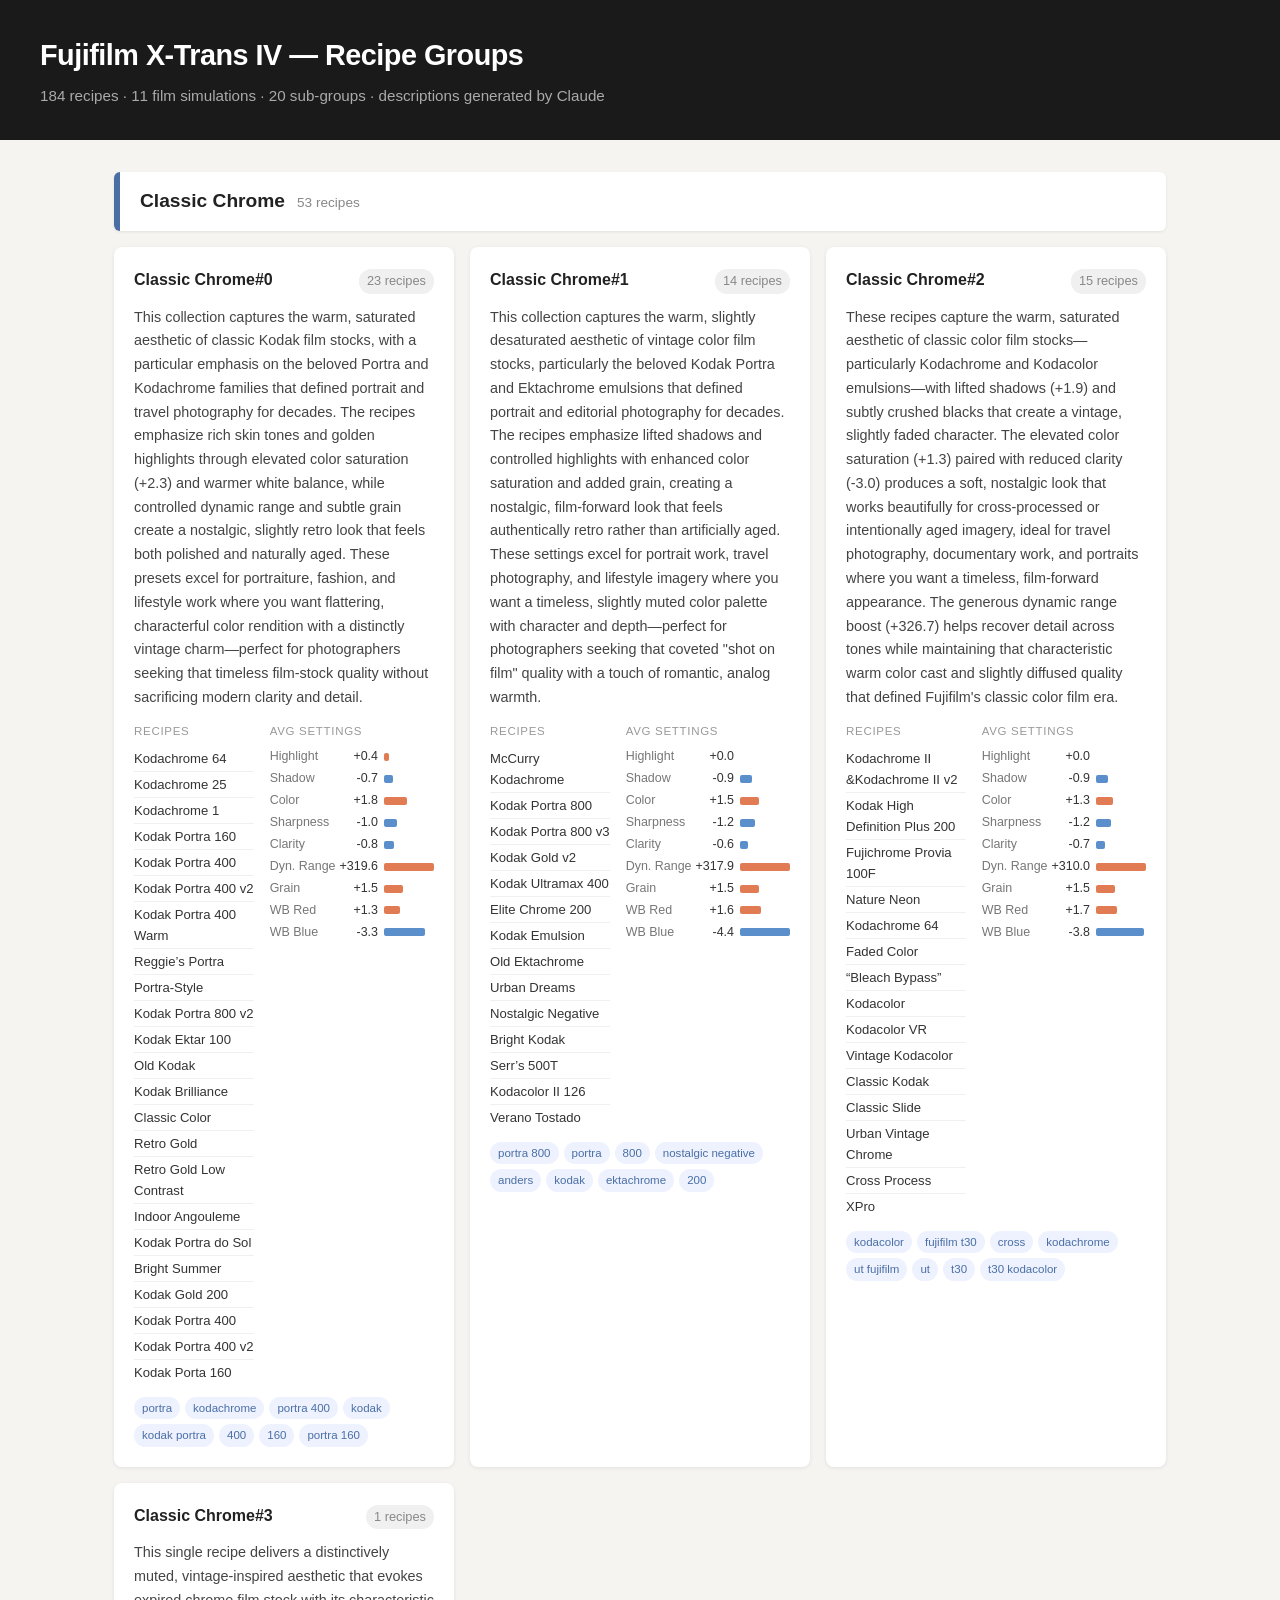
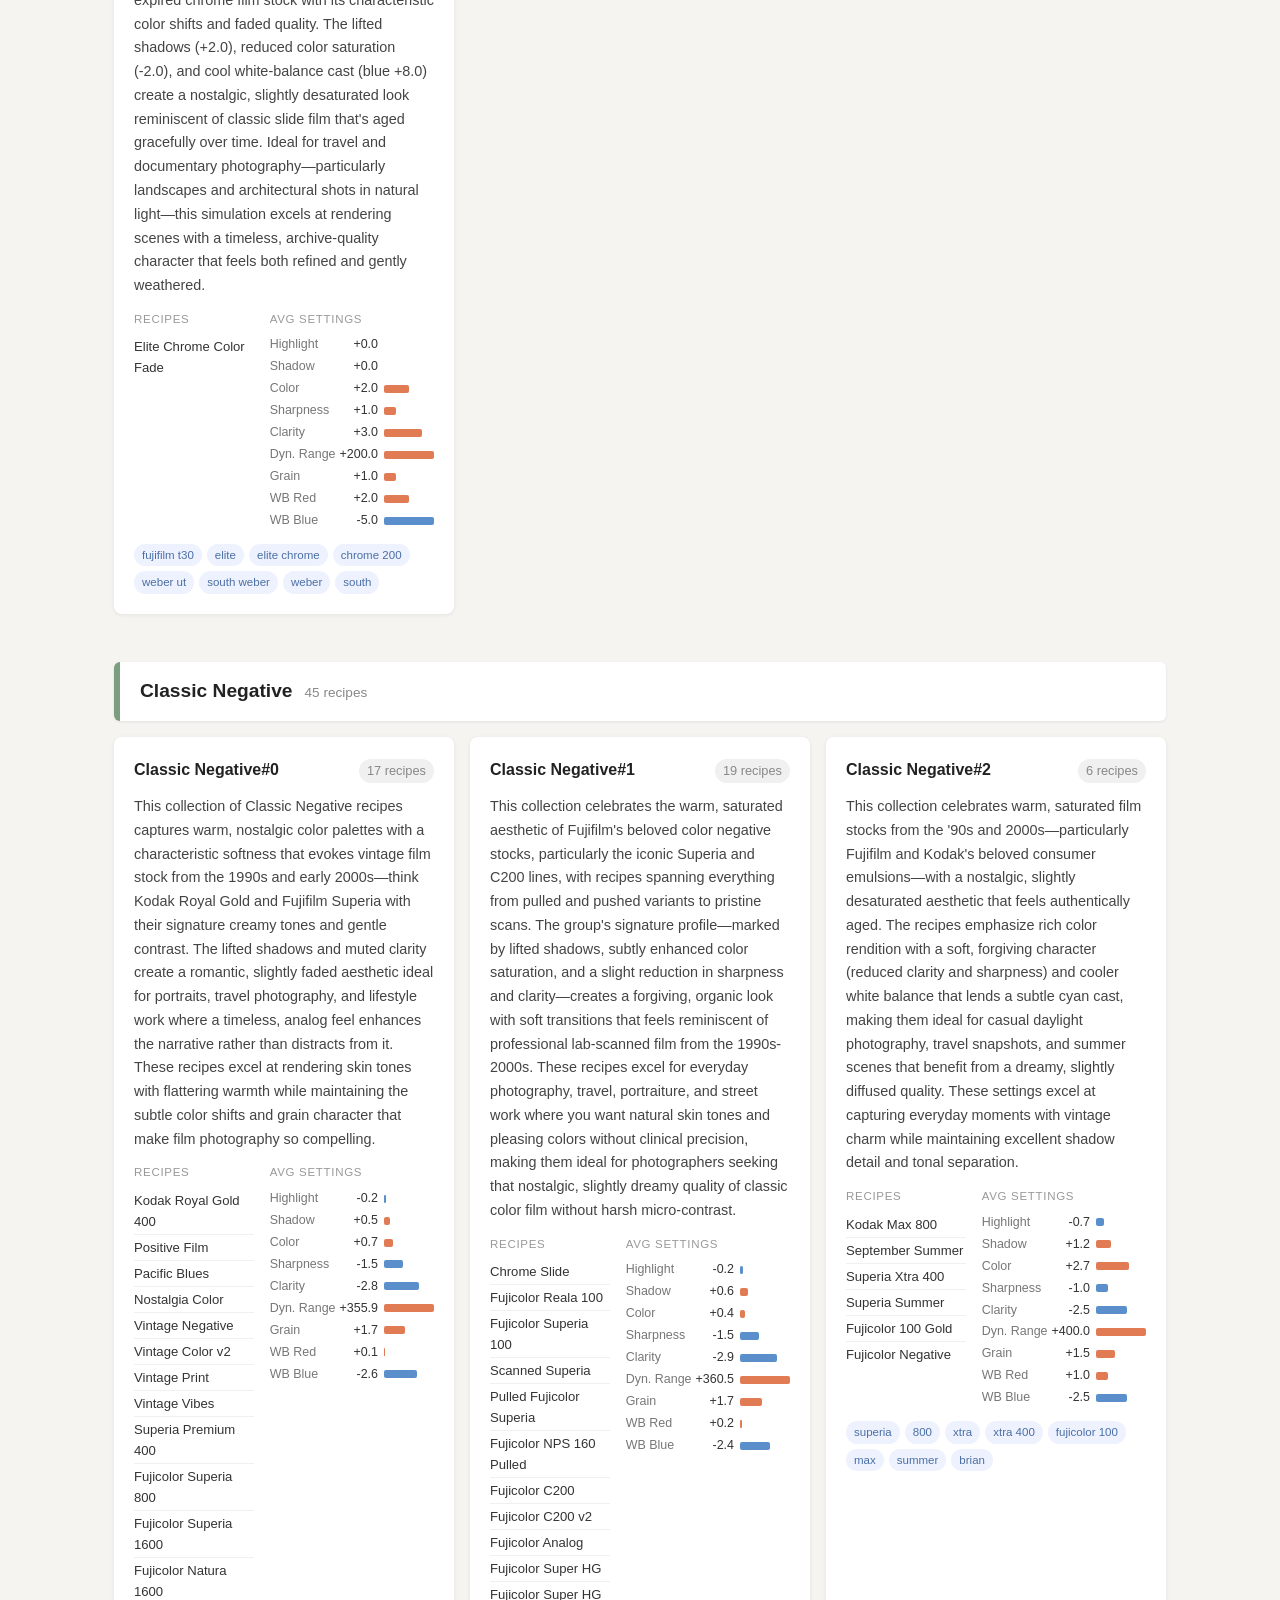
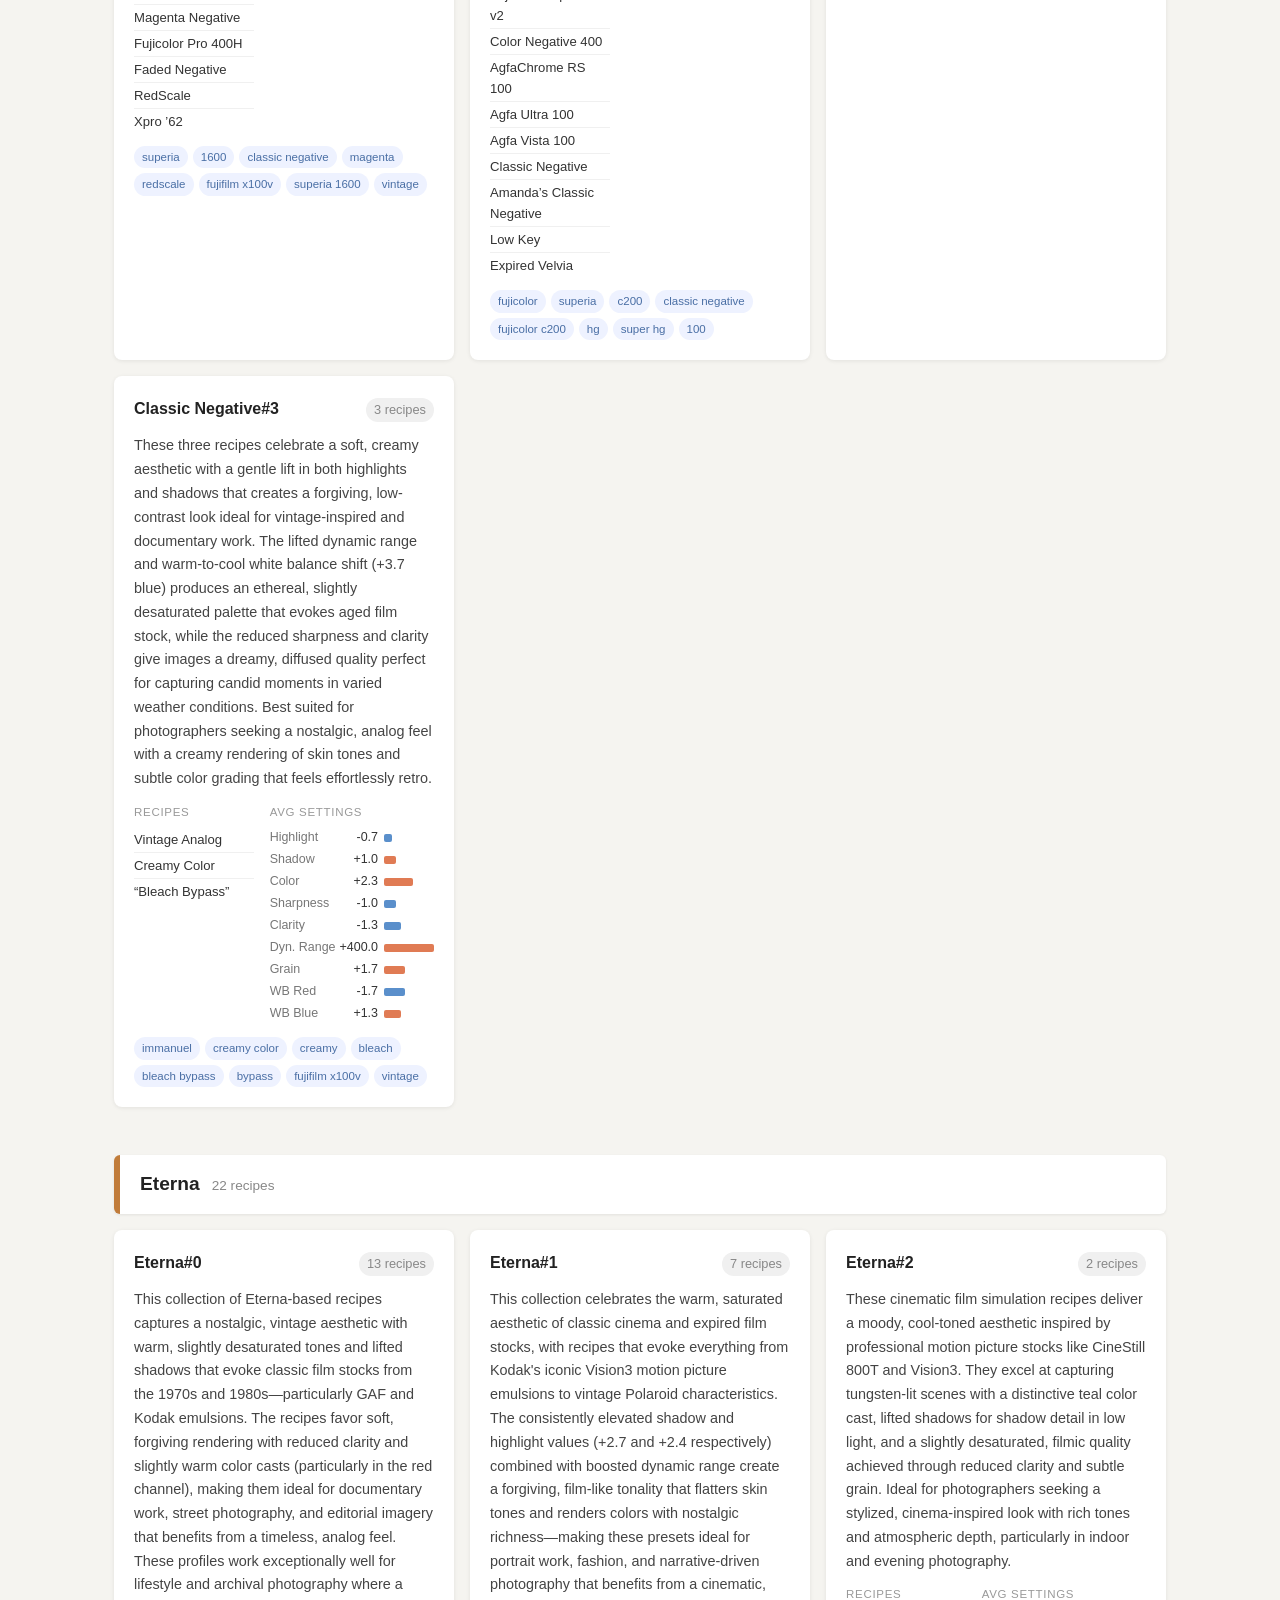
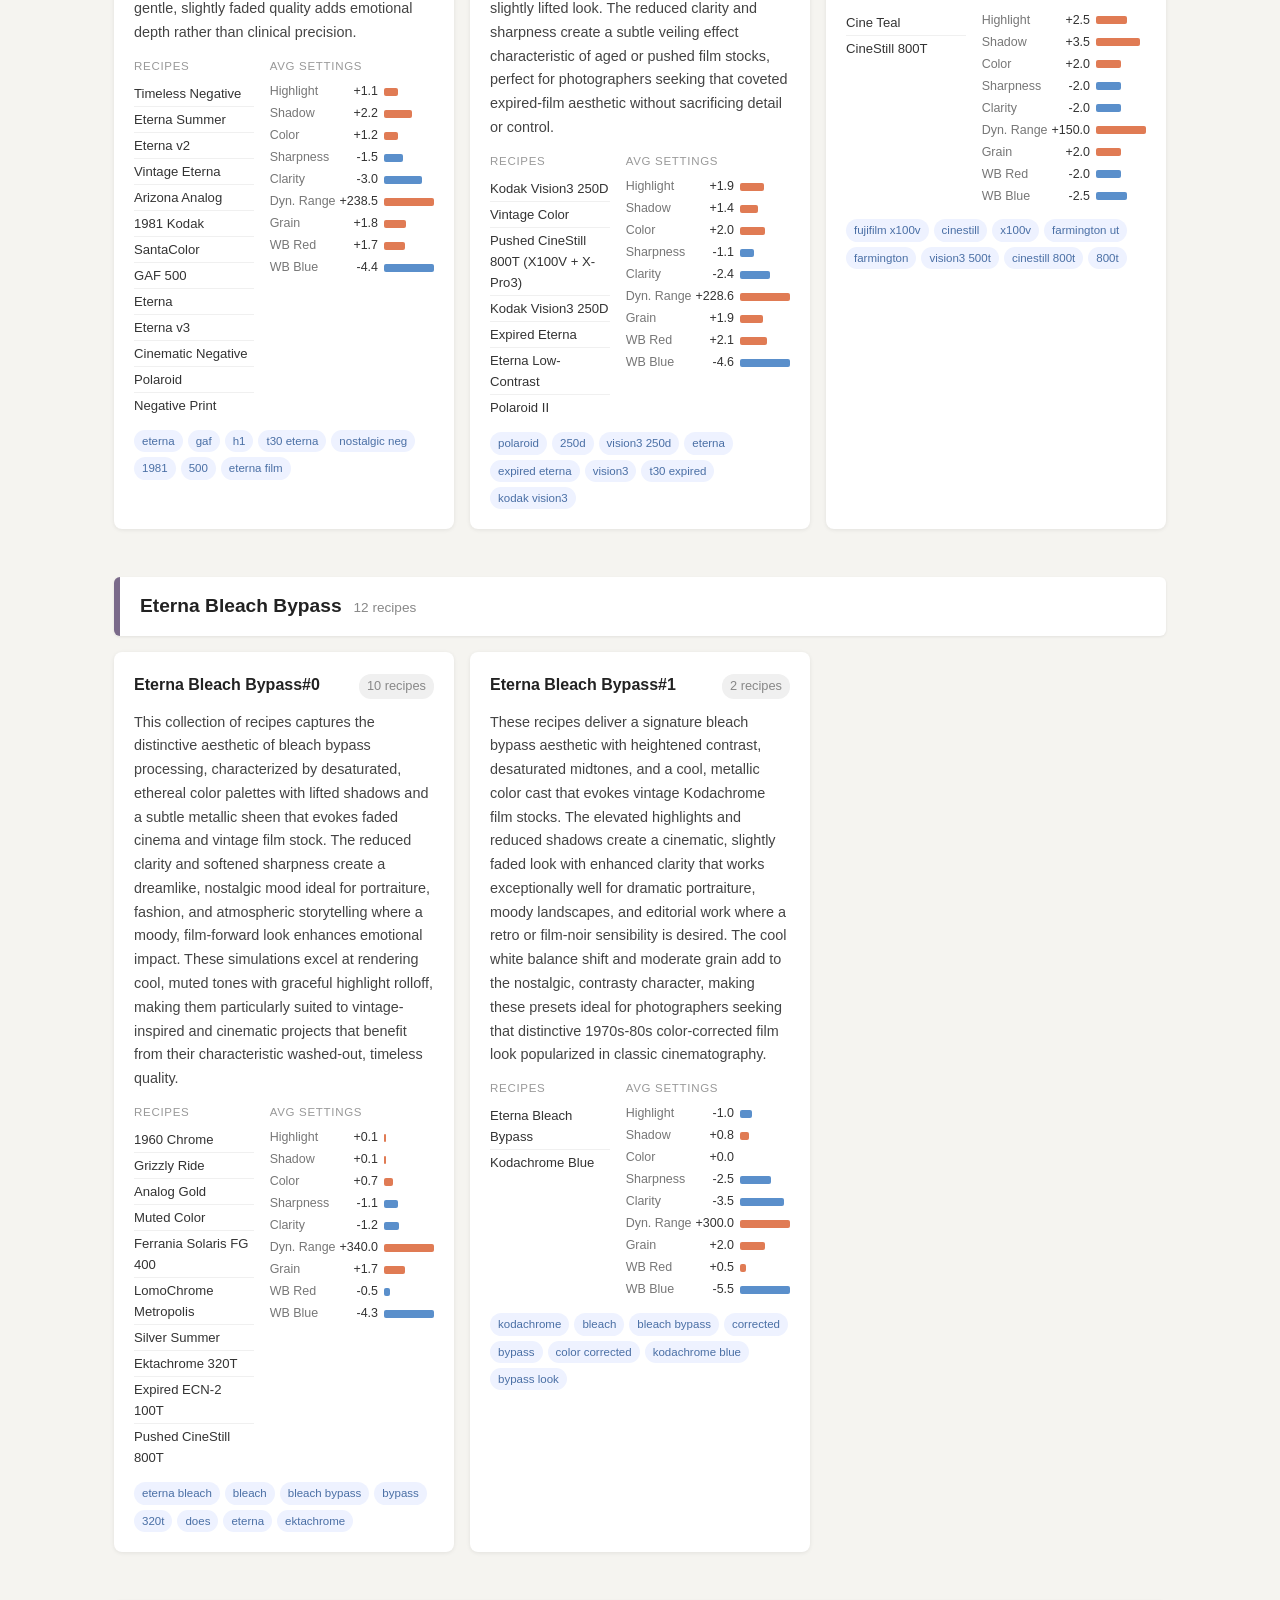
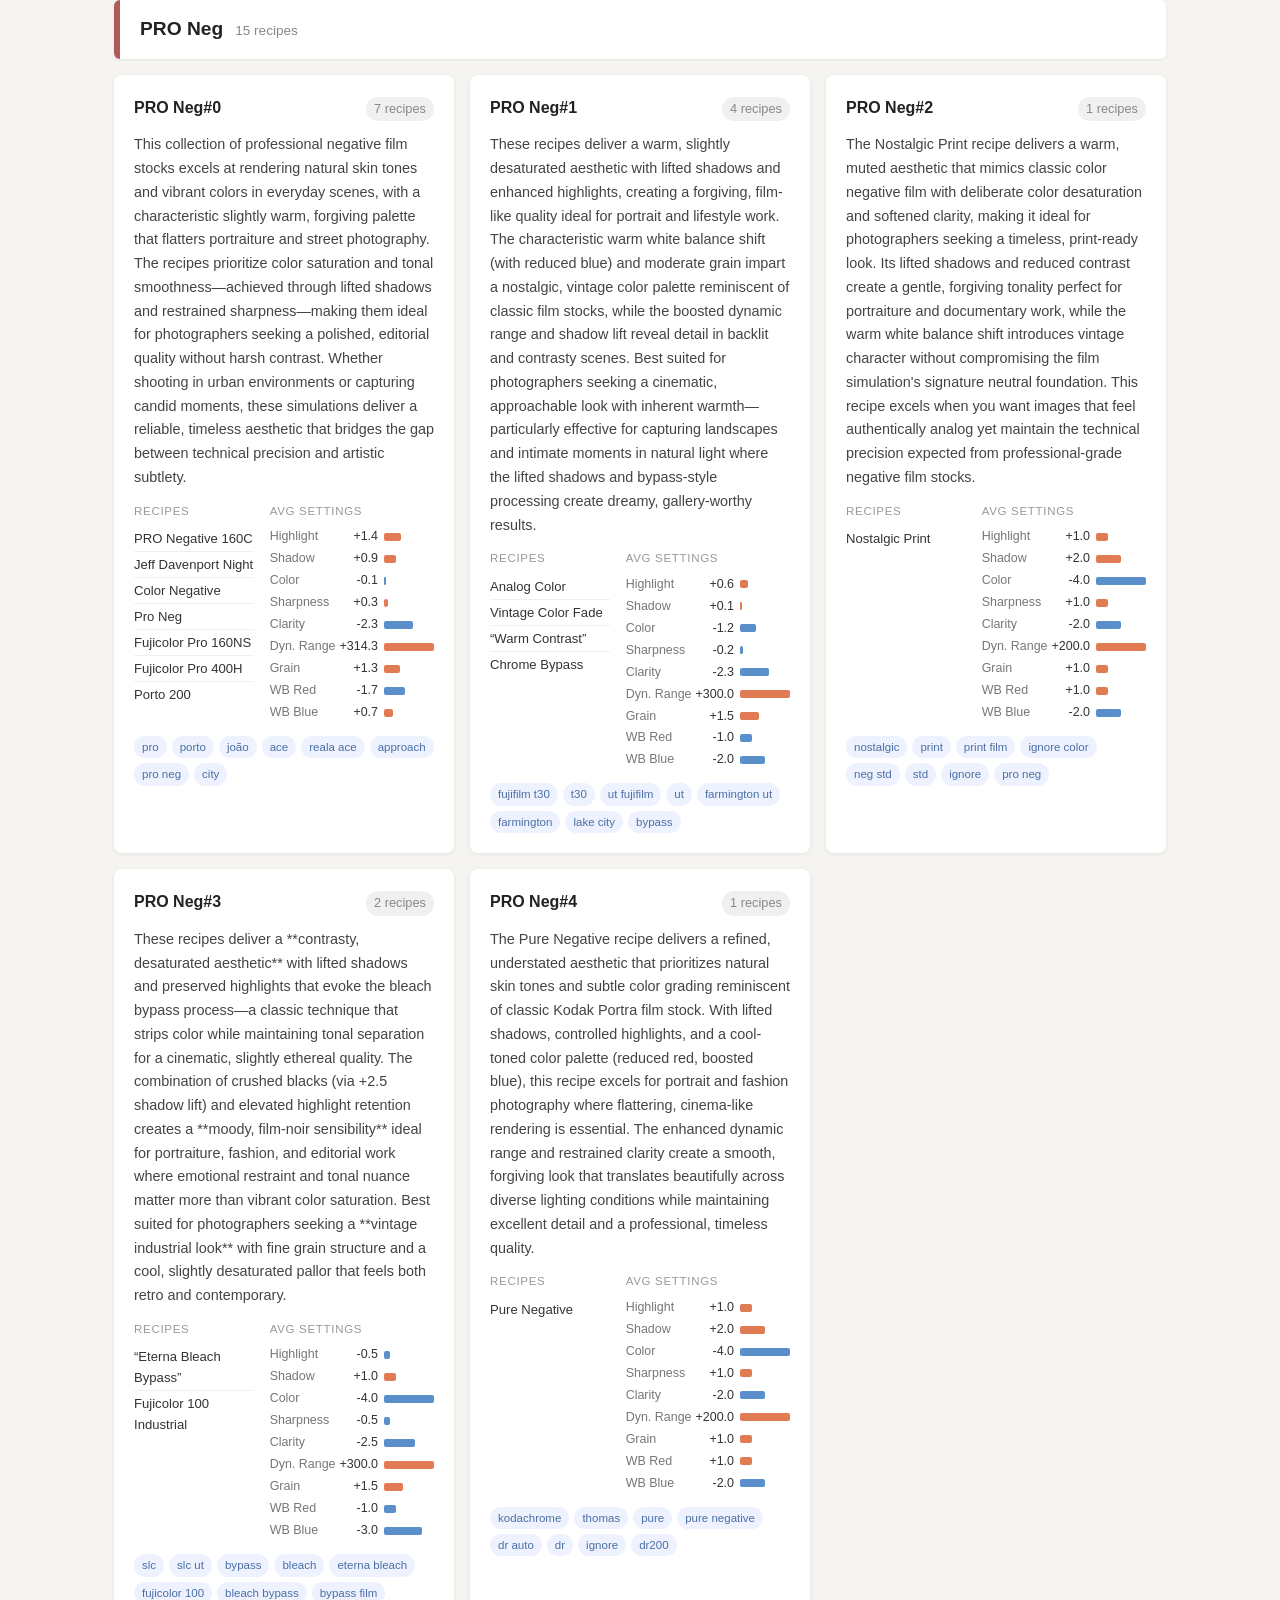
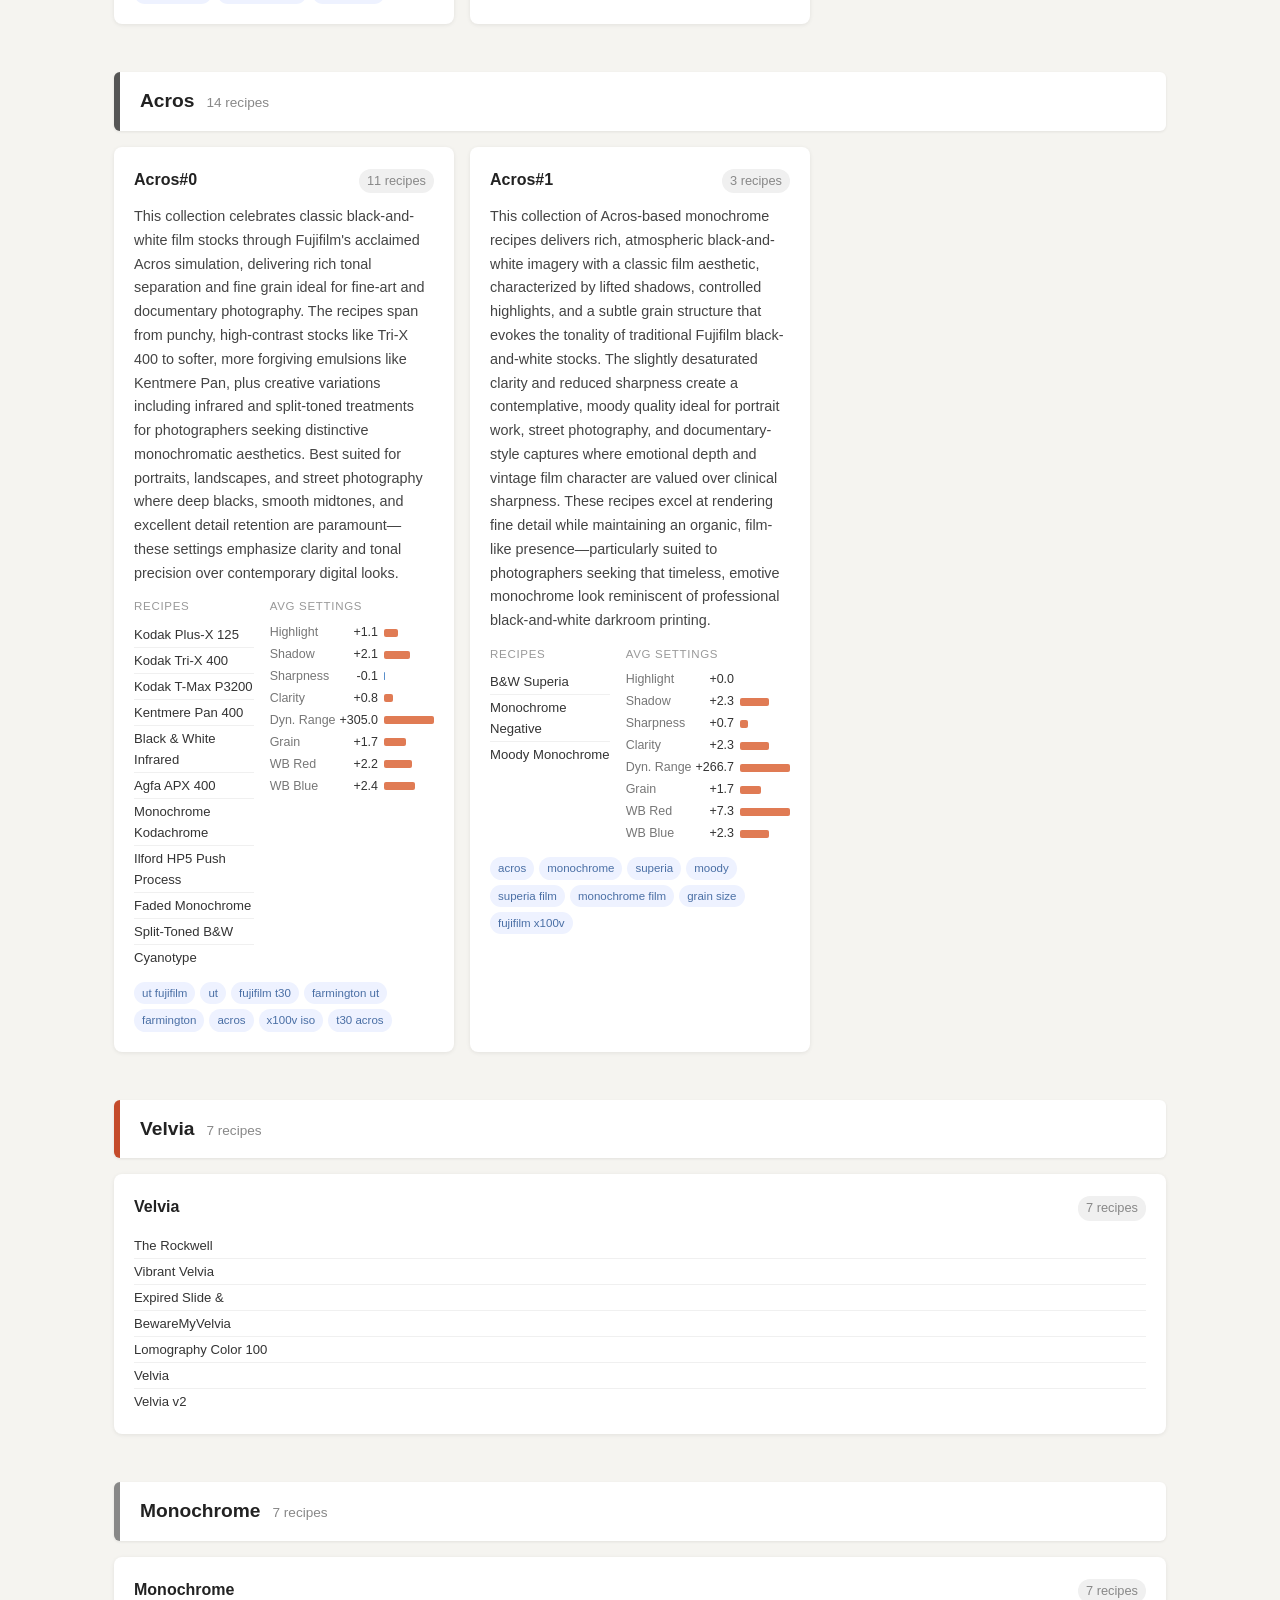
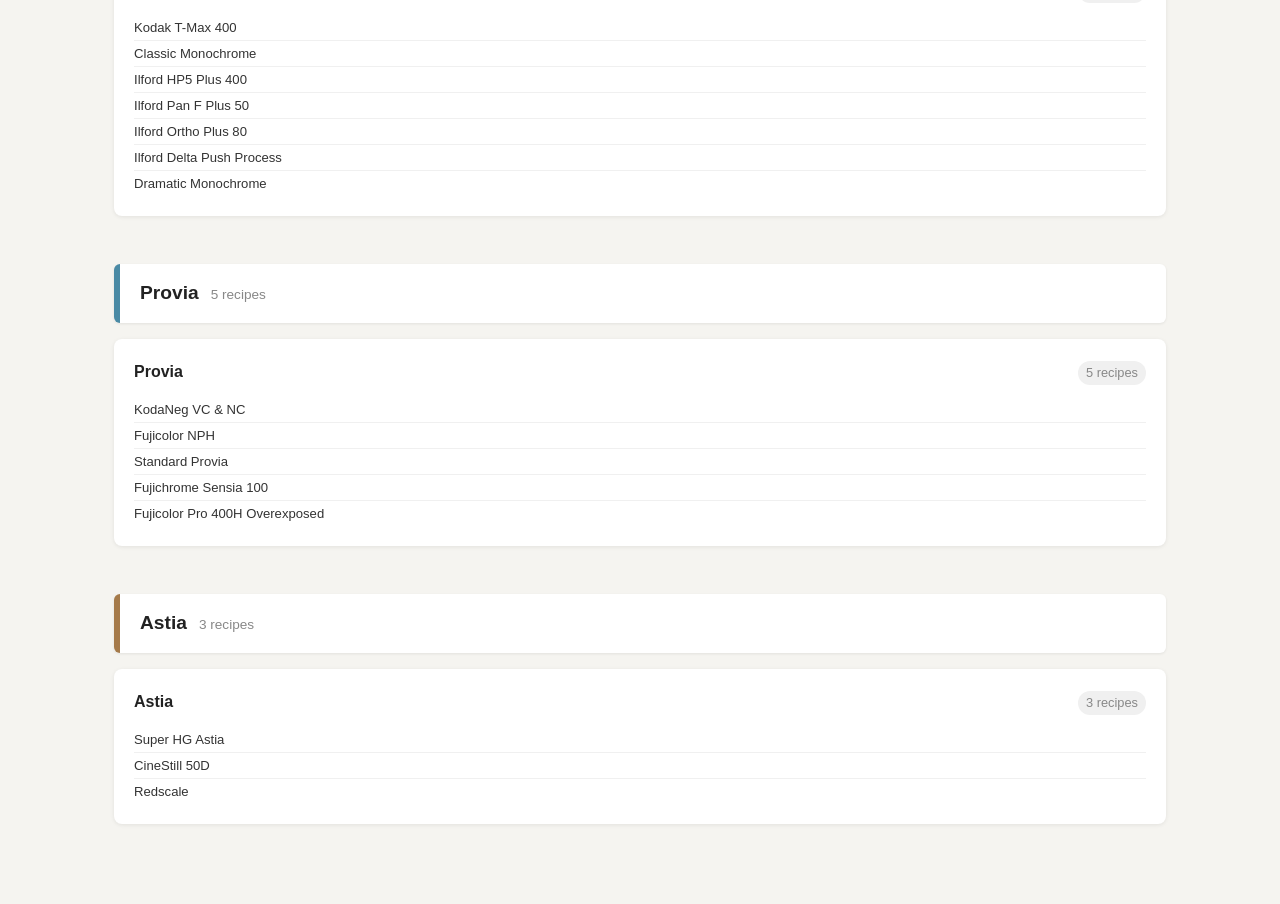
<file: recipe_groups.html>
<!DOCTYPE html>
<html lang="en">
<head>
<meta charset="UTF-8">
<meta name="viewport" content="width=device-width, initial-scale=1.0">
<title>Fujifilm X-Trans IV Recipe Groups</title>
<style>
  * { box-sizing: border-box; margin: 0; padding: 0; }
  body { font-family: -apple-system, BlinkMacSystemFont, "Segoe UI", sans-serif;
          background: #f5f4f0; color: #222; line-height: 1.6; }
  header { background: #1a1a1a; color: #fff; padding: 32px 40px; }
  header h1 { font-size: 1.8rem; font-weight: 600; letter-spacing: -0.5px; }
  header p  { color: #aaa; margin-top: 6px; font-size: 0.95rem; }
  main { max-width: 1100px; margin: 0 auto; padding: 32px 24px; }

  .sim-section { margin-bottom: 48px; }
  .sim-header { background: #fff; padding: 14px 20px; margin-bottom: 16px;
                 border-radius: 6px; display: flex; align-items: baseline;
                 gap: 12px; box-shadow: 0 1px 3px rgba(0,0,0,.08); }
  .sim-name  { font-size: 1.2rem; font-weight: 700; }
  .sim-total { font-size: 0.85rem; color: #888; }

  .cards-grid { display: grid; grid-template-columns: repeat(auto-fill, minmax(320px,1fr)); gap: 16px; }

  .card { background: #fff; border-radius: 8px; padding: 20px;
           box-shadow: 0 1px 4px rgba(0,0,0,.08); display: flex; flex-direction: column; gap: 12px; }
  .card-header { display: flex; justify-content: space-between; align-items: baseline; }
  .card-title  { font-weight: 700; font-size: 1rem; }
  .card-count  { font-size: 0.8rem; color: #888; background: #f0f0f0;
                  padding: 2px 8px; border-radius: 12px; }
  .card-desc   { font-size: 0.9rem; color: #444; line-height: 1.65; }

  .card-body   { display: flex; gap: 16px; }
  .col-recipes { flex: 1; min-width: 0; }
  .col-settings{ flex: 0 0 160px; }
  .recipes-label { font-size: 0.72rem; text-transform: uppercase; letter-spacing: .06em;
                    color: #999; margin-bottom: 6px; }
  .recipe-list { list-style: none; font-size: 0.82rem; color: #333; }
  .recipe-list li { padding: 2px 0; border-bottom: 1px solid #f0f0f0; }
  .recipe-list li:last-child { border-bottom: none; }

  .stbl        { width: 100%; border-collapse: collapse; font-size: 0.78rem; }
  .stbl .skey  { color: #777; padding: 1px 4px 1px 0; white-space: nowrap; }
  .stbl .sval  { font-variant-numeric: tabular-nums; color: #333; width: 36px; text-align: right; padding-right: 6px; }
  .stbl .sbar  { }

  .keywords    { display: flex; flex-wrap: wrap; gap: 5px; }
  .badge       { background: #eef2ff; color: #4a6fa5; font-size: 0.72rem;
                  padding: 2px 8px; border-radius: 12px; }

  .card-small  { grid-column: 1 / -1; }
</style>
</head>
<body>
<header>
  <h1>Fujifilm X-Trans IV — Recipe Groups</h1>
  <p>184 recipes · 11 film simulations · 20 sub-groups · descriptions generated by Claude</p>
</header>
<main>

    <section class="sim-section">
        <div class="sim-header" style="border-left:6px solid #4a6fa5">
            <span class="sim-name">Classic Chrome</span>
            <span class="sim-total">53 recipes</span>
        </div>
        <div class="cards-grid">
            <div class="card">
                <div class="card-header">
                    <span class="card-title">Classic Chrome#0</span>
                    <span class="card-count">23 recipes</span>
                </div>
                <p class="card-desc">This collection captures the warm, saturated aesthetic of classic Kodak film stocks, with a particular emphasis on the beloved Portra and Kodachrome families that defined portrait and travel photography for decades. The recipes emphasize rich skin tones and golden highlights through elevated color saturation (+2.3) and warmer white balance, while controlled dynamic range and subtle grain create a nostalgic, slightly retro look that feels both polished and naturally aged. These presets excel for portraiture, fashion, and lifestyle work where you want flattering, characterful color rendition with a distinctly vintage charm—perfect for photographers seeking that timeless film-stock quality without sacrificing modern clarity and detail.</p>
                <div class="card-body">
                    <div class="col-recipes">
                        <div class="recipes-label">Recipes</div>
                        <ul class="recipe-list"><li>Kodachrome 64</li><li>Kodachrome 25</li><li>Kodachrome 1</li><li>Kodak Portra 160</li><li>Kodak Portra 400</li><li>Kodak Portra 400 v2</li><li>Kodak Portra 400 Warm</li><li>Reggie’s Portra</li><li>Portra-Style</li><li>Kodak Portra 800 v2</li><li>Kodak Ektar 100</li><li>Old Kodak</li><li>Kodak Brilliance</li><li>Classic Color</li><li>Retro Gold</li><li>Retro Gold Low Contrast</li><li>Indoor Angouleme</li><li>Kodak Portra do Sol</li><li>Bright Summer</li><li>Kodak Gold 200</li><li>Kodak Portra 400</li><li>Kodak Portra 400 v2</li><li>Kodak Porta 160</li></ul>
                    </div>
                    <div class="col-settings">
                        <div class="recipes-label">Avg settings</div>
                        <table class="stbl"><tr>
            <td class="skey">Highlight</td>
            <td class="sval">+0.4</td>
            <td class="sbar"><span style="display:inline-block;width:5px;height:8px;
                background:#e07b54;border-radius:2px;vertical-align:middle"></span></td>
        </tr><tr>
            <td class="skey">Shadow</td>
            <td class="sval">-0.7</td>
            <td class="sbar"><span style="display:inline-block;width:9px;height:8px;
                background:#5a8fcb;border-radius:2px;vertical-align:middle"></span></td>
        </tr><tr>
            <td class="skey">Color</td>
            <td class="sval">+1.8</td>
            <td class="sbar"><span style="display:inline-block;width:23px;height:8px;
                background:#e07b54;border-radius:2px;vertical-align:middle"></span></td>
        </tr><tr>
            <td class="skey">Sharpness</td>
            <td class="sval">-1.0</td>
            <td class="sbar"><span style="display:inline-block;width:13px;height:8px;
                background:#5a8fcb;border-radius:2px;vertical-align:middle"></span></td>
        </tr><tr>
            <td class="skey">Clarity</td>
            <td class="sval">-0.8</td>
            <td class="sbar"><span style="display:inline-block;width:10px;height:8px;
                background:#5a8fcb;border-radius:2px;vertical-align:middle"></span></td>
        </tr><tr>
            <td class="skey">Dyn. Range</td>
            <td class="sval">+319.6</td>
            <td class="sbar"><span style="display:inline-block;width:50px;height:8px;
                background:#e07b54;border-radius:2px;vertical-align:middle"></span></td>
        </tr><tr>
            <td class="skey">Grain</td>
            <td class="sval">+1.5</td>
            <td class="sbar"><span style="display:inline-block;width:19px;height:8px;
                background:#e07b54;border-radius:2px;vertical-align:middle"></span></td>
        </tr><tr>
            <td class="skey">WB Red</td>
            <td class="sval">+1.3</td>
            <td class="sbar"><span style="display:inline-block;width:16px;height:8px;
                background:#e07b54;border-radius:2px;vertical-align:middle"></span></td>
        </tr><tr>
            <td class="skey">WB Blue</td>
            <td class="sval">-3.3</td>
            <td class="sbar"><span style="display:inline-block;width:41px;height:8px;
                background:#5a8fcb;border-radius:2px;vertical-align:middle"></span></td>
        </tr></table>
                    </div>
                </div>
                <div class="keywords"><span class="badge">portra</span><span class="badge">kodachrome</span><span class="badge">portra 400</span><span class="badge">kodak</span><span class="badge">kodak portra</span><span class="badge">400</span><span class="badge">160</span><span class="badge">portra 160</span></div>
            </div>
            <div class="card">
                <div class="card-header">
                    <span class="card-title">Classic Chrome#1</span>
                    <span class="card-count">14 recipes</span>
                </div>
                <p class="card-desc">This collection captures the warm, slightly desaturated aesthetic of vintage color film stocks, particularly the beloved Kodak Portra and Ektachrome emulsions that defined portrait and editorial photography for decades. The recipes emphasize lifted shadows and controlled highlights with enhanced color saturation and added grain, creating a nostalgic, film-forward look that feels authentically retro rather than artificially aged. These settings excel for portrait work, travel photography, and lifestyle imagery where you want a timeless, slightly muted color palette with character and depth—perfect for photographers seeking that coveted "shot on film" quality with a touch of romantic, analog warmth.</p>
                <div class="card-body">
                    <div class="col-recipes">
                        <div class="recipes-label">Recipes</div>
                        <ul class="recipe-list"><li>McCurry Kodachrome</li><li>Kodak Portra 800</li><li>Kodak Portra 800 v3</li><li>Kodak Gold v2</li><li>Kodak Ultramax 400</li><li>Elite Chrome 200</li><li>Kodak Emulsion</li><li>Old Ektachrome</li><li>Urban Dreams</li><li>Nostalgic Negative</li><li>Bright Kodak</li><li>Serr’s 500T</li><li>Kodacolor II 126</li><li>Verano Tostado</li></ul>
                    </div>
                    <div class="col-settings">
                        <div class="recipes-label">Avg settings</div>
                        <table class="stbl"><tr>
            <td class="skey">Highlight</td>
            <td class="sval">+0.0</td>
            <td class="sbar"><span style="display:inline-block;width:0px;height:8px;
                background:#e07b54;border-radius:2px;vertical-align:middle"></span></td>
        </tr><tr>
            <td class="skey">Shadow</td>
            <td class="sval">-0.9</td>
            <td class="sbar"><span style="display:inline-block;width:12px;height:8px;
                background:#5a8fcb;border-radius:2px;vertical-align:middle"></span></td>
        </tr><tr>
            <td class="skey">Color</td>
            <td class="sval">+1.5</td>
            <td class="sbar"><span style="display:inline-block;width:19px;height:8px;
                background:#e07b54;border-radius:2px;vertical-align:middle"></span></td>
        </tr><tr>
            <td class="skey">Sharpness</td>
            <td class="sval">-1.2</td>
            <td class="sbar"><span style="display:inline-block;width:15px;height:8px;
                background:#5a8fcb;border-radius:2px;vertical-align:middle"></span></td>
        </tr><tr>
            <td class="skey">Clarity</td>
            <td class="sval">-0.6</td>
            <td class="sbar"><span style="display:inline-block;width:8px;height:8px;
                background:#5a8fcb;border-radius:2px;vertical-align:middle"></span></td>
        </tr><tr>
            <td class="skey">Dyn. Range</td>
            <td class="sval">+317.9</td>
            <td class="sbar"><span style="display:inline-block;width:50px;height:8px;
                background:#e07b54;border-radius:2px;vertical-align:middle"></span></td>
        </tr><tr>
            <td class="skey">Grain</td>
            <td class="sval">+1.5</td>
            <td class="sbar"><span style="display:inline-block;width:19px;height:8px;
                background:#e07b54;border-radius:2px;vertical-align:middle"></span></td>
        </tr><tr>
            <td class="skey">WB Red</td>
            <td class="sval">+1.6</td>
            <td class="sbar"><span style="display:inline-block;width:21px;height:8px;
                background:#e07b54;border-radius:2px;vertical-align:middle"></span></td>
        </tr><tr>
            <td class="skey">WB Blue</td>
            <td class="sval">-4.4</td>
            <td class="sbar"><span style="display:inline-block;width:50px;height:8px;
                background:#5a8fcb;border-radius:2px;vertical-align:middle"></span></td>
        </tr></table>
                    </div>
                </div>
                <div class="keywords"><span class="badge">portra 800</span><span class="badge">portra</span><span class="badge">800</span><span class="badge">nostalgic negative</span><span class="badge">anders</span><span class="badge">kodak</span><span class="badge">ektachrome</span><span class="badge">200</span></div>
            </div>
            <div class="card">
                <div class="card-header">
                    <span class="card-title">Classic Chrome#2</span>
                    <span class="card-count">15 recipes</span>
                </div>
                <p class="card-desc">These recipes capture the warm, saturated aesthetic of classic color film stocks—particularly Kodachrome and Kodacolor emulsions—with lifted shadows (+1.9) and subtly crushed blacks that create a vintage, slightly faded character. The elevated color saturation (+1.3) paired with reduced clarity (-3.0) produces a soft, nostalgic look that works beautifully for cross-processed or intentionally aged imagery, ideal for travel photography, documentary work, and portraits where you want a timeless, film-forward appearance. The generous dynamic range boost (+326.7) helps recover detail across tones while maintaining that characteristic warm color cast and slightly diffused quality that defined Fujifilm's classic color film era.</p>
                <div class="card-body">
                    <div class="col-recipes">
                        <div class="recipes-label">Recipes</div>
                        <ul class="recipe-list"><li>Kodachrome II &Kodachrome II v2</li><li>Kodak High Definition Plus 200</li><li>Fujichrome Provia 100F</li><li>Nature Neon</li><li>Kodachrome 64</li><li>Faded Color</li><li>“Bleach Bypass”</li><li>Kodacolor</li><li>Kodacolor VR</li><li>Vintage Kodacolor</li><li>Classic Kodak</li><li>Classic Slide</li><li>Urban Vintage Chrome</li><li>Cross Process</li><li>XPro</li></ul>
                    </div>
                    <div class="col-settings">
                        <div class="recipes-label">Avg settings</div>
                        <table class="stbl"><tr>
            <td class="skey">Highlight</td>
            <td class="sval">+0.0</td>
            <td class="sbar"><span style="display:inline-block;width:0px;height:8px;
                background:#e07b54;border-radius:2px;vertical-align:middle"></span></td>
        </tr><tr>
            <td class="skey">Shadow</td>
            <td class="sval">-0.9</td>
            <td class="sbar"><span style="display:inline-block;width:12px;height:8px;
                background:#5a8fcb;border-radius:2px;vertical-align:middle"></span></td>
        </tr><tr>
            <td class="skey">Color</td>
            <td class="sval">+1.3</td>
            <td class="sbar"><span style="display:inline-block;width:17px;height:8px;
                background:#e07b54;border-radius:2px;vertical-align:middle"></span></td>
        </tr><tr>
            <td class="skey">Sharpness</td>
            <td class="sval">-1.2</td>
            <td class="sbar"><span style="display:inline-block;width:15px;height:8px;
                background:#5a8fcb;border-radius:2px;vertical-align:middle"></span></td>
        </tr><tr>
            <td class="skey">Clarity</td>
            <td class="sval">-0.7</td>
            <td class="sbar"><span style="display:inline-block;width:9px;height:8px;
                background:#5a8fcb;border-radius:2px;vertical-align:middle"></span></td>
        </tr><tr>
            <td class="skey">Dyn. Range</td>
            <td class="sval">+310.0</td>
            <td class="sbar"><span style="display:inline-block;width:50px;height:8px;
                background:#e07b54;border-radius:2px;vertical-align:middle"></span></td>
        </tr><tr>
            <td class="skey">Grain</td>
            <td class="sval">+1.5</td>
            <td class="sbar"><span style="display:inline-block;width:19px;height:8px;
                background:#e07b54;border-radius:2px;vertical-align:middle"></span></td>
        </tr><tr>
            <td class="skey">WB Red</td>
            <td class="sval">+1.7</td>
            <td class="sbar"><span style="display:inline-block;width:21px;height:8px;
                background:#e07b54;border-radius:2px;vertical-align:middle"></span></td>
        </tr><tr>
            <td class="skey">WB Blue</td>
            <td class="sval">-3.8</td>
            <td class="sbar"><span style="display:inline-block;width:48px;height:8px;
                background:#5a8fcb;border-radius:2px;vertical-align:middle"></span></td>
        </tr></table>
                    </div>
                </div>
                <div class="keywords"><span class="badge">kodacolor</span><span class="badge">fujifilm t30</span><span class="badge">cross</span><span class="badge">kodachrome</span><span class="badge">ut fujifilm</span><span class="badge">ut</span><span class="badge">t30</span><span class="badge">t30 kodacolor</span></div>
            </div>
            <div class="card">
                <div class="card-header">
                    <span class="card-title">Classic Chrome#3</span>
                    <span class="card-count">1 recipes</span>
                </div>
                <p class="card-desc">This single recipe delivers a distinctively muted, vintage-inspired aesthetic that evokes expired chrome film stock with its characteristic color shifts and faded quality. The lifted shadows (+2.0), reduced color saturation (-2.0), and cool white-balance cast (blue +8.0) create a nostalgic, slightly desaturated look reminiscent of classic slide film that's aged gracefully over time. Ideal for travel and documentary photography—particularly landscapes and architectural shots in natural light—this simulation excels at rendering scenes with a timeless, archive-quality character that feels both refined and gently weathered.</p>
                <div class="card-body">
                    <div class="col-recipes">
                        <div class="recipes-label">Recipes</div>
                        <ul class="recipe-list"><li>Elite Chrome Color Fade</li></ul>
                    </div>
                    <div class="col-settings">
                        <div class="recipes-label">Avg settings</div>
                        <table class="stbl"><tr>
            <td class="skey">Highlight</td>
            <td class="sval">+0.0</td>
            <td class="sbar"><span style="display:inline-block;width:0px;height:8px;
                background:#5a8fcb;border-radius:2px;vertical-align:middle"></span></td>
        </tr><tr>
            <td class="skey">Shadow</td>
            <td class="sval">+0.0</td>
            <td class="sbar"><span style="display:inline-block;width:0px;height:8px;
                background:#5a8fcb;border-radius:2px;vertical-align:middle"></span></td>
        </tr><tr>
            <td class="skey">Color</td>
            <td class="sval">+2.0</td>
            <td class="sbar"><span style="display:inline-block;width:25px;height:8px;
                background:#e07b54;border-radius:2px;vertical-align:middle"></span></td>
        </tr><tr>
            <td class="skey">Sharpness</td>
            <td class="sval">+1.0</td>
            <td class="sbar"><span style="display:inline-block;width:12px;height:8px;
                background:#e07b54;border-radius:2px;vertical-align:middle"></span></td>
        </tr><tr>
            <td class="skey">Clarity</td>
            <td class="sval">+3.0</td>
            <td class="sbar"><span style="display:inline-block;width:38px;height:8px;
                background:#e07b54;border-radius:2px;vertical-align:middle"></span></td>
        </tr><tr>
            <td class="skey">Dyn. Range</td>
            <td class="sval">+200.0</td>
            <td class="sbar"><span style="display:inline-block;width:50px;height:8px;
                background:#e07b54;border-radius:2px;vertical-align:middle"></span></td>
        </tr><tr>
            <td class="skey">Grain</td>
            <td class="sval">+1.0</td>
            <td class="sbar"><span style="display:inline-block;width:12px;height:8px;
                background:#e07b54;border-radius:2px;vertical-align:middle"></span></td>
        </tr><tr>
            <td class="skey">WB Red</td>
            <td class="sval">+2.0</td>
            <td class="sbar"><span style="display:inline-block;width:25px;height:8px;
                background:#e07b54;border-radius:2px;vertical-align:middle"></span></td>
        </tr><tr>
            <td class="skey">WB Blue</td>
            <td class="sval">-5.0</td>
            <td class="sbar"><span style="display:inline-block;width:50px;height:8px;
                background:#5a8fcb;border-radius:2px;vertical-align:middle"></span></td>
        </tr></table>
                    </div>
                </div>
                <div class="keywords"><span class="badge">fujifilm t30</span><span class="badge">elite</span><span class="badge">elite chrome</span><span class="badge">chrome 200</span><span class="badge">weber ut</span><span class="badge">south weber</span><span class="badge">weber</span><span class="badge">south</span></div>
            </div></div>
    </section>
    <section class="sim-section">
        <div class="sim-header" style="border-left:6px solid #7a9e7e">
            <span class="sim-name">Classic Negative</span>
            <span class="sim-total">45 recipes</span>
        </div>
        <div class="cards-grid">
            <div class="card">
                <div class="card-header">
                    <span class="card-title">Classic Negative#0</span>
                    <span class="card-count">17 recipes</span>
                </div>
                <p class="card-desc">This collection of Classic Negative recipes captures warm, nostalgic color palettes with a characteristic softness that evokes vintage film stock from the 1990s and early 2000s—think Kodak Royal Gold and Fujifilm Superia with their signature creamy tones and gentle contrast. The lifted shadows and muted clarity create a romantic, slightly faded aesthetic ideal for portraits, travel photography, and lifestyle work where a timeless, analog feel enhances the narrative rather than distracts from it. These recipes excel at rendering skin tones with flattering warmth while maintaining the subtle color shifts and grain character that make film photography so compelling.</p>
                <div class="card-body">
                    <div class="col-recipes">
                        <div class="recipes-label">Recipes</div>
                        <ul class="recipe-list"><li>Kodak Royal Gold 400</li><li>Positive Film</li><li>Pacific Blues</li><li>Nostalgia Color</li><li>Vintage Negative</li><li>Vintage Color v2</li><li>Vintage Print</li><li>Vintage Vibes</li><li>Superia Premium 400</li><li>Fujicolor Superia 800</li><li>Fujicolor Superia 1600</li><li>Fujicolor Natura 1600</li><li>Magenta Negative</li><li>Fujicolor Pro 400H</li><li>Faded Negative</li><li>RedScale</li><li>Xpro ’62</li></ul>
                    </div>
                    <div class="col-settings">
                        <div class="recipes-label">Avg settings</div>
                        <table class="stbl"><tr>
            <td class="skey">Highlight</td>
            <td class="sval">-0.2</td>
            <td class="sbar"><span style="display:inline-block;width:2px;height:8px;
                background:#5a8fcb;border-radius:2px;vertical-align:middle"></span></td>
        </tr><tr>
            <td class="skey">Shadow</td>
            <td class="sval">+0.5</td>
            <td class="sbar"><span style="display:inline-block;width:6px;height:8px;
                background:#e07b54;border-radius:2px;vertical-align:middle"></span></td>
        </tr><tr>
            <td class="skey">Color</td>
            <td class="sval">+0.7</td>
            <td class="sbar"><span style="display:inline-block;width:9px;height:8px;
                background:#e07b54;border-radius:2px;vertical-align:middle"></span></td>
        </tr><tr>
            <td class="skey">Sharpness</td>
            <td class="sval">-1.5</td>
            <td class="sbar"><span style="display:inline-block;width:19px;height:8px;
                background:#5a8fcb;border-radius:2px;vertical-align:middle"></span></td>
        </tr><tr>
            <td class="skey">Clarity</td>
            <td class="sval">-2.8</td>
            <td class="sbar"><span style="display:inline-block;width:35px;height:8px;
                background:#5a8fcb;border-radius:2px;vertical-align:middle"></span></td>
        </tr><tr>
            <td class="skey">Dyn. Range</td>
            <td class="sval">+355.9</td>
            <td class="sbar"><span style="display:inline-block;width:50px;height:8px;
                background:#e07b54;border-radius:2px;vertical-align:middle"></span></td>
        </tr><tr>
            <td class="skey">Grain</td>
            <td class="sval">+1.7</td>
            <td class="sbar"><span style="display:inline-block;width:21px;height:8px;
                background:#e07b54;border-radius:2px;vertical-align:middle"></span></td>
        </tr><tr>
            <td class="skey">WB Red</td>
            <td class="sval">+0.1</td>
            <td class="sbar"><span style="display:inline-block;width:1px;height:8px;
                background:#e07b54;border-radius:2px;vertical-align:middle"></span></td>
        </tr><tr>
            <td class="skey">WB Blue</td>
            <td class="sval">-2.6</td>
            <td class="sbar"><span style="display:inline-block;width:33px;height:8px;
                background:#5a8fcb;border-radius:2px;vertical-align:middle"></span></td>
        </tr></table>
                    </div>
                </div>
                <div class="keywords"><span class="badge">superia</span><span class="badge">1600</span><span class="badge">classic negative</span><span class="badge">magenta</span><span class="badge">redscale</span><span class="badge">fujifilm x100v</span><span class="badge">superia 1600</span><span class="badge">vintage</span></div>
            </div>
            <div class="card">
                <div class="card-header">
                    <span class="card-title">Classic Negative#1</span>
                    <span class="card-count">19 recipes</span>
                </div>
                <p class="card-desc">This collection celebrates the warm, saturated aesthetic of Fujifilm's beloved color negative stocks, particularly the iconic Superia and C200 lines, with recipes spanning everything from pulled and pushed variants to pristine scans. The group's signature profile—marked by lifted shadows, subtly enhanced color saturation, and a slight reduction in sharpness and clarity—creates a forgiving, organic look with soft transitions that feels reminiscent of professional lab-scanned film from the 1990s-2000s. These recipes excel for everyday photography, travel, portraiture, and street work where you want natural skin tones and pleasing colors without clinical precision, making them ideal for photographers seeking that nostalgic, slightly dreamy quality of classic color film without harsh micro-contrast.</p>
                <div class="card-body">
                    <div class="col-recipes">
                        <div class="recipes-label">Recipes</div>
                        <ul class="recipe-list"><li>Chrome Slide</li><li>Fujicolor Reala 100</li><li>Fujicolor Superia 100</li><li>Scanned Superia</li><li>Pulled Fujicolor Superia</li><li>Fujicolor NPS 160 Pulled</li><li>Fujicolor C200</li><li>Fujicolor C200 v2</li><li>Fujicolor Analog</li><li>Fujicolor Super HG</li><li>Fujicolor Super HG v2</li><li>Color Negative 400</li><li>AgfaChrome RS 100</li><li>Agfa Ultra 100</li><li>Agfa Vista 100</li><li>Classic Negative</li><li>Amanda’s Classic Negative</li><li>Low Key</li><li>Expired Velvia</li></ul>
                    </div>
                    <div class="col-settings">
                        <div class="recipes-label">Avg settings</div>
                        <table class="stbl"><tr>
            <td class="skey">Highlight</td>
            <td class="sval">-0.2</td>
            <td class="sbar"><span style="display:inline-block;width:3px;height:8px;
                background:#5a8fcb;border-radius:2px;vertical-align:middle"></span></td>
        </tr><tr>
            <td class="skey">Shadow</td>
            <td class="sval">+0.6</td>
            <td class="sbar"><span style="display:inline-block;width:8px;height:8px;
                background:#e07b54;border-radius:2px;vertical-align:middle"></span></td>
        </tr><tr>
            <td class="skey">Color</td>
            <td class="sval">+0.4</td>
            <td class="sbar"><span style="display:inline-block;width:5px;height:8px;
                background:#e07b54;border-radius:2px;vertical-align:middle"></span></td>
        </tr><tr>
            <td class="skey">Sharpness</td>
            <td class="sval">-1.5</td>
            <td class="sbar"><span style="display:inline-block;width:19px;height:8px;
                background:#5a8fcb;border-radius:2px;vertical-align:middle"></span></td>
        </tr><tr>
            <td class="skey">Clarity</td>
            <td class="sval">-2.9</td>
            <td class="sbar"><span style="display:inline-block;width:37px;height:8px;
                background:#5a8fcb;border-radius:2px;vertical-align:middle"></span></td>
        </tr><tr>
            <td class="skey">Dyn. Range</td>
            <td class="sval">+360.5</td>
            <td class="sbar"><span style="display:inline-block;width:50px;height:8px;
                background:#e07b54;border-radius:2px;vertical-align:middle"></span></td>
        </tr><tr>
            <td class="skey">Grain</td>
            <td class="sval">+1.7</td>
            <td class="sbar"><span style="display:inline-block;width:22px;height:8px;
                background:#e07b54;border-radius:2px;vertical-align:middle"></span></td>
        </tr><tr>
            <td class="skey">WB Red</td>
            <td class="sval">+0.2</td>
            <td class="sbar"><span style="display:inline-block;width:2px;height:8px;
                background:#e07b54;border-radius:2px;vertical-align:middle"></span></td>
        </tr><tr>
            <td class="skey">WB Blue</td>
            <td class="sval">-2.4</td>
            <td class="sbar"><span style="display:inline-block;width:30px;height:8px;
                background:#5a8fcb;border-radius:2px;vertical-align:middle"></span></td>
        </tr></table>
                    </div>
                </div>
                <div class="keywords"><span class="badge">fujicolor</span><span class="badge">superia</span><span class="badge">c200</span><span class="badge">classic negative</span><span class="badge">fujicolor c200</span><span class="badge">hg</span><span class="badge">super hg</span><span class="badge">100</span></div>
            </div>
            <div class="card">
                <div class="card-header">
                    <span class="card-title">Classic Negative#2</span>
                    <span class="card-count">6 recipes</span>
                </div>
                <p class="card-desc">This collection celebrates warm, saturated film stocks from the '90s and 2000s—particularly Fujifilm and Kodak's beloved consumer emulsions—with a nostalgic, slightly desaturated aesthetic that feels authentically aged. The recipes emphasize rich color rendition with a soft, forgiving character (reduced clarity and sharpness) and cooler white balance that lends a subtle cyan cast, making them ideal for casual daylight photography, travel snapshots, and summer scenes that benefit from a dreamy, slightly diffused quality. These settings excel at capturing everyday moments with vintage charm while maintaining excellent shadow detail and tonal separation.</p>
                <div class="card-body">
                    <div class="col-recipes">
                        <div class="recipes-label">Recipes</div>
                        <ul class="recipe-list"><li>Kodak Max 800</li><li>September Summer</li><li>Superia Xtra 400</li><li>Superia Summer</li><li>Fujicolor 100 Gold</li><li>Fujicolor Negative</li></ul>
                    </div>
                    <div class="col-settings">
                        <div class="recipes-label">Avg settings</div>
                        <table class="stbl"><tr>
            <td class="skey">Highlight</td>
            <td class="sval">-0.7</td>
            <td class="sbar"><span style="display:inline-block;width:8px;height:8px;
                background:#5a8fcb;border-radius:2px;vertical-align:middle"></span></td>
        </tr><tr>
            <td class="skey">Shadow</td>
            <td class="sval">+1.2</td>
            <td class="sbar"><span style="display:inline-block;width:15px;height:8px;
                background:#e07b54;border-radius:2px;vertical-align:middle"></span></td>
        </tr><tr>
            <td class="skey">Color</td>
            <td class="sval">+2.7</td>
            <td class="sbar"><span style="display:inline-block;width:33px;height:8px;
                background:#e07b54;border-radius:2px;vertical-align:middle"></span></td>
        </tr><tr>
            <td class="skey">Sharpness</td>
            <td class="sval">-1.0</td>
            <td class="sbar"><span style="display:inline-block;width:12px;height:8px;
                background:#5a8fcb;border-radius:2px;vertical-align:middle"></span></td>
        </tr><tr>
            <td class="skey">Clarity</td>
            <td class="sval">-2.5</td>
            <td class="sbar"><span style="display:inline-block;width:31px;height:8px;
                background:#5a8fcb;border-radius:2px;vertical-align:middle"></span></td>
        </tr><tr>
            <td class="skey">Dyn. Range</td>
            <td class="sval">+400.0</td>
            <td class="sbar"><span style="display:inline-block;width:50px;height:8px;
                background:#e07b54;border-radius:2px;vertical-align:middle"></span></td>
        </tr><tr>
            <td class="skey">Grain</td>
            <td class="sval">+1.5</td>
            <td class="sbar"><span style="display:inline-block;width:19px;height:8px;
                background:#e07b54;border-radius:2px;vertical-align:middle"></span></td>
        </tr><tr>
            <td class="skey">WB Red</td>
            <td class="sval">+1.0</td>
            <td class="sbar"><span style="display:inline-block;width:12px;height:8px;
                background:#e07b54;border-radius:2px;vertical-align:middle"></span></td>
        </tr><tr>
            <td class="skey">WB Blue</td>
            <td class="sval">-2.5</td>
            <td class="sbar"><span style="display:inline-block;width:31px;height:8px;
                background:#5a8fcb;border-radius:2px;vertical-align:middle"></span></td>
        </tr></table>
                    </div>
                </div>
                <div class="keywords"><span class="badge">superia</span><span class="badge">800</span><span class="badge">xtra</span><span class="badge">xtra 400</span><span class="badge">fujicolor 100</span><span class="badge">max</span><span class="badge">summer</span><span class="badge">brian</span></div>
            </div>
            <div class="card">
                <div class="card-header">
                    <span class="card-title">Classic Negative#3</span>
                    <span class="card-count">3 recipes</span>
                </div>
                <p class="card-desc">These three recipes celebrate a soft, creamy aesthetic with a gentle lift in both highlights and shadows that creates a forgiving, low-contrast look ideal for vintage-inspired and documentary work. The lifted dynamic range and warm-to-cool white balance shift (+3.7 blue) produces an ethereal, slightly desaturated palette that evokes aged film stock, while the reduced sharpness and clarity give images a dreamy, diffused quality perfect for capturing candid moments in varied weather conditions. Best suited for photographers seeking a nostalgic, analog feel with a creamy rendering of skin tones and subtle color grading that feels effortlessly retro.</p>
                <div class="card-body">
                    <div class="col-recipes">
                        <div class="recipes-label">Recipes</div>
                        <ul class="recipe-list"><li>Vintage Analog</li><li>Creamy Color</li><li>“Bleach Bypass”</li></ul>
                    </div>
                    <div class="col-settings">
                        <div class="recipes-label">Avg settings</div>
                        <table class="stbl"><tr>
            <td class="skey">Highlight</td>
            <td class="sval">-0.7</td>
            <td class="sbar"><span style="display:inline-block;width:8px;height:8px;
                background:#5a8fcb;border-radius:2px;vertical-align:middle"></span></td>
        </tr><tr>
            <td class="skey">Shadow</td>
            <td class="sval">+1.0</td>
            <td class="sbar"><span style="display:inline-block;width:12px;height:8px;
                background:#e07b54;border-radius:2px;vertical-align:middle"></span></td>
        </tr><tr>
            <td class="skey">Color</td>
            <td class="sval">+2.3</td>
            <td class="sbar"><span style="display:inline-block;width:29px;height:8px;
                background:#e07b54;border-radius:2px;vertical-align:middle"></span></td>
        </tr><tr>
            <td class="skey">Sharpness</td>
            <td class="sval">-1.0</td>
            <td class="sbar"><span style="display:inline-block;width:12px;height:8px;
                background:#5a8fcb;border-radius:2px;vertical-align:middle"></span></td>
        </tr><tr>
            <td class="skey">Clarity</td>
            <td class="sval">-1.3</td>
            <td class="sbar"><span style="display:inline-block;width:17px;height:8px;
                background:#5a8fcb;border-radius:2px;vertical-align:middle"></span></td>
        </tr><tr>
            <td class="skey">Dyn. Range</td>
            <td class="sval">+400.0</td>
            <td class="sbar"><span style="display:inline-block;width:50px;height:8px;
                background:#e07b54;border-radius:2px;vertical-align:middle"></span></td>
        </tr><tr>
            <td class="skey">Grain</td>
            <td class="sval">+1.7</td>
            <td class="sbar"><span style="display:inline-block;width:21px;height:8px;
                background:#e07b54;border-radius:2px;vertical-align:middle"></span></td>
        </tr><tr>
            <td class="skey">WB Red</td>
            <td class="sval">-1.7</td>
            <td class="sbar"><span style="display:inline-block;width:21px;height:8px;
                background:#5a8fcb;border-radius:2px;vertical-align:middle"></span></td>
        </tr><tr>
            <td class="skey">WB Blue</td>
            <td class="sval">+1.3</td>
            <td class="sbar"><span style="display:inline-block;width:17px;height:8px;
                background:#e07b54;border-radius:2px;vertical-align:middle"></span></td>
        </tr></table>
                    </div>
                </div>
                <div class="keywords"><span class="badge">immanuel</span><span class="badge">creamy color</span><span class="badge">creamy</span><span class="badge">bleach</span><span class="badge">bleach bypass</span><span class="badge">bypass</span><span class="badge">fujifilm x100v</span><span class="badge">vintage</span></div>
            </div></div>
    </section>
    <section class="sim-section">
        <div class="sim-header" style="border-left:6px solid #c17c3a">
            <span class="sim-name">Eterna</span>
            <span class="sim-total">22 recipes</span>
        </div>
        <div class="cards-grid">
            <div class="card">
                <div class="card-header">
                    <span class="card-title">Eterna#0</span>
                    <span class="card-count">13 recipes</span>
                </div>
                <p class="card-desc">This collection of Eterna-based recipes captures a nostalgic, vintage aesthetic with warm, slightly desaturated tones and lifted shadows that evoke classic film stocks from the 1970s and 1980s—particularly GAF and Kodak emulsions. The recipes favor soft, forgiving rendering with reduced clarity and slightly warm color casts (particularly in the red channel), making them ideal for documentary work, street photography, and editorial imagery that benefits from a timeless, analog feel. These profiles work exceptionally well for lifestyle and archival photography where a gentle, slightly faded quality adds emotional depth rather than clinical precision.</p>
                <div class="card-body">
                    <div class="col-recipes">
                        <div class="recipes-label">Recipes</div>
                        <ul class="recipe-list"><li>Timeless Negative</li><li>Eterna Summer</li><li>Eterna v2</li><li>Vintage Eterna</li><li>Arizona Analog</li><li>1981 Kodak</li><li>SantaColor</li><li>GAF 500</li><li>Eterna</li><li>Eterna v3</li><li>Cinematic Negative</li><li>Polaroid</li><li>Negative Print</li></ul>
                    </div>
                    <div class="col-settings">
                        <div class="recipes-label">Avg settings</div>
                        <table class="stbl"><tr>
            <td class="skey">Highlight</td>
            <td class="sval">+1.1</td>
            <td class="sbar"><span style="display:inline-block;width:14px;height:8px;
                background:#e07b54;border-radius:2px;vertical-align:middle"></span></td>
        </tr><tr>
            <td class="skey">Shadow</td>
            <td class="sval">+2.2</td>
            <td class="sbar"><span style="display:inline-block;width:28px;height:8px;
                background:#e07b54;border-radius:2px;vertical-align:middle"></span></td>
        </tr><tr>
            <td class="skey">Color</td>
            <td class="sval">+1.2</td>
            <td class="sbar"><span style="display:inline-block;width:14px;height:8px;
                background:#e07b54;border-radius:2px;vertical-align:middle"></span></td>
        </tr><tr>
            <td class="skey">Sharpness</td>
            <td class="sval">-1.5</td>
            <td class="sbar"><span style="display:inline-block;width:19px;height:8px;
                background:#5a8fcb;border-radius:2px;vertical-align:middle"></span></td>
        </tr><tr>
            <td class="skey">Clarity</td>
            <td class="sval">-3.0</td>
            <td class="sbar"><span style="display:inline-block;width:38px;height:8px;
                background:#5a8fcb;border-radius:2px;vertical-align:middle"></span></td>
        </tr><tr>
            <td class="skey">Dyn. Range</td>
            <td class="sval">+238.5</td>
            <td class="sbar"><span style="display:inline-block;width:50px;height:8px;
                background:#e07b54;border-radius:2px;vertical-align:middle"></span></td>
        </tr><tr>
            <td class="skey">Grain</td>
            <td class="sval">+1.8</td>
            <td class="sbar"><span style="display:inline-block;width:22px;height:8px;
                background:#e07b54;border-radius:2px;vertical-align:middle"></span></td>
        </tr><tr>
            <td class="skey">WB Red</td>
            <td class="sval">+1.7</td>
            <td class="sbar"><span style="display:inline-block;width:21px;height:8px;
                background:#e07b54;border-radius:2px;vertical-align:middle"></span></td>
        </tr><tr>
            <td class="skey">WB Blue</td>
            <td class="sval">-4.4</td>
            <td class="sbar"><span style="display:inline-block;width:50px;height:8px;
                background:#5a8fcb;border-radius:2px;vertical-align:middle"></span></td>
        </tr></table>
                    </div>
                </div>
                <div class="keywords"><span class="badge">eterna</span><span class="badge">gaf</span><span class="badge">h1</span><span class="badge">t30 eterna</span><span class="badge">nostalgic neg</span><span class="badge">1981</span><span class="badge">500</span><span class="badge">eterna film</span></div>
            </div>
            <div class="card">
                <div class="card-header">
                    <span class="card-title">Eterna#1</span>
                    <span class="card-count">7 recipes</span>
                </div>
                <p class="card-desc">This collection celebrates the warm, saturated aesthetic of classic cinema and expired film stocks, with recipes that evoke everything from Kodak's iconic Vision3 motion picture emulsions to vintage Polaroid characteristics. The consistently elevated shadow and highlight values (+2.7 and +2.4 respectively) combined with boosted dynamic range create a forgiving, film-like tonality that flatters skin tones and renders colors with nostalgic richness—making these presets ideal for portrait work, fashion, and narrative-driven photography that benefits from a cinematic, slightly lifted look. The reduced clarity and sharpness create a subtle veiling effect characteristic of aged or pushed film stocks, perfect for photographers seeking that coveted expired-film aesthetic without sacrificing detail or control.</p>
                <div class="card-body">
                    <div class="col-recipes">
                        <div class="recipes-label">Recipes</div>
                        <ul class="recipe-list"><li>Kodak Vision3 250D</li><li>Vintage Color</li><li>Pushed CineStill 800T (X100V + X-Pro3)</li><li>Kodak Vision3 250D</li><li>Expired Eterna</li><li>Eterna Low-Contrast</li><li>Polaroid II</li></ul>
                    </div>
                    <div class="col-settings">
                        <div class="recipes-label">Avg settings</div>
                        <table class="stbl"><tr>
            <td class="skey">Highlight</td>
            <td class="sval">+1.9</td>
            <td class="sbar"><span style="display:inline-block;width:24px;height:8px;
                background:#e07b54;border-radius:2px;vertical-align:middle"></span></td>
        </tr><tr>
            <td class="skey">Shadow</td>
            <td class="sval">+1.4</td>
            <td class="sbar"><span style="display:inline-block;width:18px;height:8px;
                background:#e07b54;border-radius:2px;vertical-align:middle"></span></td>
        </tr><tr>
            <td class="skey">Color</td>
            <td class="sval">+2.0</td>
            <td class="sbar"><span style="display:inline-block;width:25px;height:8px;
                background:#e07b54;border-radius:2px;vertical-align:middle"></span></td>
        </tr><tr>
            <td class="skey">Sharpness</td>
            <td class="sval">-1.1</td>
            <td class="sbar"><span style="display:inline-block;width:14px;height:8px;
                background:#5a8fcb;border-radius:2px;vertical-align:middle"></span></td>
        </tr><tr>
            <td class="skey">Clarity</td>
            <td class="sval">-2.4</td>
            <td class="sbar"><span style="display:inline-block;width:30px;height:8px;
                background:#5a8fcb;border-radius:2px;vertical-align:middle"></span></td>
        </tr><tr>
            <td class="skey">Dyn. Range</td>
            <td class="sval">+228.6</td>
            <td class="sbar"><span style="display:inline-block;width:50px;height:8px;
                background:#e07b54;border-radius:2px;vertical-align:middle"></span></td>
        </tr><tr>
            <td class="skey">Grain</td>
            <td class="sval">+1.9</td>
            <td class="sbar"><span style="display:inline-block;width:23px;height:8px;
                background:#e07b54;border-radius:2px;vertical-align:middle"></span></td>
        </tr><tr>
            <td class="skey">WB Red</td>
            <td class="sval">+2.1</td>
            <td class="sbar"><span style="display:inline-block;width:27px;height:8px;
                background:#e07b54;border-radius:2px;vertical-align:middle"></span></td>
        </tr><tr>
            <td class="skey">WB Blue</td>
            <td class="sval">-4.6</td>
            <td class="sbar"><span style="display:inline-block;width:50px;height:8px;
                background:#5a8fcb;border-radius:2px;vertical-align:middle"></span></td>
        </tr></table>
                    </div>
                </div>
                <div class="keywords"><span class="badge">polaroid</span><span class="badge">250d</span><span class="badge">vision3 250d</span><span class="badge">eterna</span><span class="badge">expired eterna</span><span class="badge">vision3</span><span class="badge">t30 expired</span><span class="badge">kodak vision3</span></div>
            </div>
            <div class="card">
                <div class="card-header">
                    <span class="card-title">Eterna#2</span>
                    <span class="card-count">2 recipes</span>
                </div>
                <p class="card-desc">These cinematic film simulation recipes deliver a moody, cool-toned aesthetic inspired by professional motion picture stocks like CineStill 800T and Vision3. They excel at capturing tungsten-lit scenes with a distinctive teal color cast, lifted shadows for shadow detail in low light, and a slightly desaturated, filmic quality achieved through reduced clarity and subtle grain. Ideal for photographers seeking a stylized, cinema-inspired look with rich tones and atmospheric depth, particularly in indoor and evening photography.</p>
                <div class="card-body">
                    <div class="col-recipes">
                        <div class="recipes-label">Recipes</div>
                        <ul class="recipe-list"><li>Cine Teal</li><li>CineStill 800T</li></ul>
                    </div>
                    <div class="col-settings">
                        <div class="recipes-label">Avg settings</div>
                        <table class="stbl"><tr>
            <td class="skey">Highlight</td>
            <td class="sval">+2.5</td>
            <td class="sbar"><span style="display:inline-block;width:31px;height:8px;
                background:#e07b54;border-radius:2px;vertical-align:middle"></span></td>
        </tr><tr>
            <td class="skey">Shadow</td>
            <td class="sval">+3.5</td>
            <td class="sbar"><span style="display:inline-block;width:44px;height:8px;
                background:#e07b54;border-radius:2px;vertical-align:middle"></span></td>
        </tr><tr>
            <td class="skey">Color</td>
            <td class="sval">+2.0</td>
            <td class="sbar"><span style="display:inline-block;width:25px;height:8px;
                background:#e07b54;border-radius:2px;vertical-align:middle"></span></td>
        </tr><tr>
            <td class="skey">Sharpness</td>
            <td class="sval">-2.0</td>
            <td class="sbar"><span style="display:inline-block;width:25px;height:8px;
                background:#5a8fcb;border-radius:2px;vertical-align:middle"></span></td>
        </tr><tr>
            <td class="skey">Clarity</td>
            <td class="sval">-2.0</td>
            <td class="sbar"><span style="display:inline-block;width:25px;height:8px;
                background:#5a8fcb;border-radius:2px;vertical-align:middle"></span></td>
        </tr><tr>
            <td class="skey">Dyn. Range</td>
            <td class="sval">+150.0</td>
            <td class="sbar"><span style="display:inline-block;width:50px;height:8px;
                background:#e07b54;border-radius:2px;vertical-align:middle"></span></td>
        </tr><tr>
            <td class="skey">Grain</td>
            <td class="sval">+2.0</td>
            <td class="sbar"><span style="display:inline-block;width:25px;height:8px;
                background:#e07b54;border-radius:2px;vertical-align:middle"></span></td>
        </tr><tr>
            <td class="skey">WB Red</td>
            <td class="sval">-2.0</td>
            <td class="sbar"><span style="display:inline-block;width:25px;height:8px;
                background:#5a8fcb;border-radius:2px;vertical-align:middle"></span></td>
        </tr><tr>
            <td class="skey">WB Blue</td>
            <td class="sval">-2.5</td>
            <td class="sbar"><span style="display:inline-block;width:31px;height:8px;
                background:#5a8fcb;border-radius:2px;vertical-align:middle"></span></td>
        </tr></table>
                    </div>
                </div>
                <div class="keywords"><span class="badge">fujifilm x100v</span><span class="badge">cinestill</span><span class="badge">x100v</span><span class="badge">farmington ut</span><span class="badge">farmington</span><span class="badge">vision3 500t</span><span class="badge">cinestill 800t</span><span class="badge">800t</span></div>
            </div></div>
    </section>
    <section class="sim-section">
        <div class="sim-header" style="border-left:6px solid #7a6a8a">
            <span class="sim-name">Eterna Bleach Bypass</span>
            <span class="sim-total">12 recipes</span>
        </div>
        <div class="cards-grid">
            <div class="card">
                <div class="card-header">
                    <span class="card-title">Eterna Bleach Bypass#0</span>
                    <span class="card-count">10 recipes</span>
                </div>
                <p class="card-desc">This collection of recipes captures the distinctive aesthetic of bleach bypass processing, characterized by desaturated, ethereal color palettes with lifted shadows and a subtle metallic sheen that evokes faded cinema and vintage film stock. The reduced clarity and softened sharpness create a dreamlike, nostalgic mood ideal for portraiture, fashion, and atmospheric storytelling where a moody, film-forward look enhances emotional impact. These simulations excel at rendering cool, muted tones with graceful highlight rolloff, making them particularly suited to vintage-inspired and cinematic projects that benefit from their characteristic washed-out, timeless quality.</p>
                <div class="card-body">
                    <div class="col-recipes">
                        <div class="recipes-label">Recipes</div>
                        <ul class="recipe-list"><li>1960 Chrome</li><li>Grizzly Ride</li><li>Analog Gold</li><li>Muted Color</li><li>Ferrania Solaris FG 400</li><li>LomoChrome Metropolis</li><li>Silver Summer</li><li>Ektachrome 320T</li><li>Expired ECN-2 100T</li><li>Pushed CineStill 800T</li></ul>
                    </div>
                    <div class="col-settings">
                        <div class="recipes-label">Avg settings</div>
                        <table class="stbl"><tr>
            <td class="skey">Highlight</td>
            <td class="sval">+0.1</td>
            <td class="sbar"><span style="display:inline-block;width:2px;height:8px;
                background:#e07b54;border-radius:2px;vertical-align:middle"></span></td>
        </tr><tr>
            <td class="skey">Shadow</td>
            <td class="sval">+0.1</td>
            <td class="sbar"><span style="display:inline-block;width:2px;height:8px;
                background:#e07b54;border-radius:2px;vertical-align:middle"></span></td>
        </tr><tr>
            <td class="skey">Color</td>
            <td class="sval">+0.7</td>
            <td class="sbar"><span style="display:inline-block;width:9px;height:8px;
                background:#e07b54;border-radius:2px;vertical-align:middle"></span></td>
        </tr><tr>
            <td class="skey">Sharpness</td>
            <td class="sval">-1.1</td>
            <td class="sbar"><span style="display:inline-block;width:14px;height:8px;
                background:#5a8fcb;border-radius:2px;vertical-align:middle"></span></td>
        </tr><tr>
            <td class="skey">Clarity</td>
            <td class="sval">-1.2</td>
            <td class="sbar"><span style="display:inline-block;width:15px;height:8px;
                background:#5a8fcb;border-radius:2px;vertical-align:middle"></span></td>
        </tr><tr>
            <td class="skey">Dyn. Range</td>
            <td class="sval">+340.0</td>
            <td class="sbar"><span style="display:inline-block;width:50px;height:8px;
                background:#e07b54;border-radius:2px;vertical-align:middle"></span></td>
        </tr><tr>
            <td class="skey">Grain</td>
            <td class="sval">+1.7</td>
            <td class="sbar"><span style="display:inline-block;width:21px;height:8px;
                background:#e07b54;border-radius:2px;vertical-align:middle"></span></td>
        </tr><tr>
            <td class="skey">WB Red</td>
            <td class="sval">-0.5</td>
            <td class="sbar"><span style="display:inline-block;width:6px;height:8px;
                background:#5a8fcb;border-radius:2px;vertical-align:middle"></span></td>
        </tr><tr>
            <td class="skey">WB Blue</td>
            <td class="sval">-4.3</td>
            <td class="sbar"><span style="display:inline-block;width:50px;height:8px;
                background:#5a8fcb;border-radius:2px;vertical-align:middle"></span></td>
        </tr></table>
                    </div>
                </div>
                <div class="keywords"><span class="badge">eterna bleach</span><span class="badge">bleach</span><span class="badge">bleach bypass</span><span class="badge">bypass</span><span class="badge">320t</span><span class="badge">does</span><span class="badge">eterna</span><span class="badge">ektachrome</span></div>
            </div>
            <div class="card">
                <div class="card-header">
                    <span class="card-title">Eterna Bleach Bypass#1</span>
                    <span class="card-count">2 recipes</span>
                </div>
                <p class="card-desc">These recipes deliver a signature bleach bypass aesthetic with heightened contrast, desaturated midtones, and a cool, metallic color cast that evokes vintage Kodachrome film stocks. The elevated highlights and reduced shadows create a cinematic, slightly faded look with enhanced clarity that works exceptionally well for dramatic portraiture, moody landscapes, and editorial work where a retro or film-noir sensibility is desired. The cool white balance shift and moderate grain add to the nostalgic, contrasty character, making these presets ideal for photographers seeking that distinctive 1970s-80s color-corrected film look popularized in classic cinematography.</p>
                <div class="card-body">
                    <div class="col-recipes">
                        <div class="recipes-label">Recipes</div>
                        <ul class="recipe-list"><li>Eterna Bleach Bypass</li><li>Kodachrome Blue</li></ul>
                    </div>
                    <div class="col-settings">
                        <div class="recipes-label">Avg settings</div>
                        <table class="stbl"><tr>
            <td class="skey">Highlight</td>
            <td class="sval">-1.0</td>
            <td class="sbar"><span style="display:inline-block;width:12px;height:8px;
                background:#5a8fcb;border-radius:2px;vertical-align:middle"></span></td>
        </tr><tr>
            <td class="skey">Shadow</td>
            <td class="sval">+0.8</td>
            <td class="sbar"><span style="display:inline-block;width:9px;height:8px;
                background:#e07b54;border-radius:2px;vertical-align:middle"></span></td>
        </tr><tr>
            <td class="skey">Color</td>
            <td class="sval">+0.0</td>
            <td class="sbar"><span style="display:inline-block;width:0px;height:8px;
                background:#5a8fcb;border-radius:2px;vertical-align:middle"></span></td>
        </tr><tr>
            <td class="skey">Sharpness</td>
            <td class="sval">-2.5</td>
            <td class="sbar"><span style="display:inline-block;width:31px;height:8px;
                background:#5a8fcb;border-radius:2px;vertical-align:middle"></span></td>
        </tr><tr>
            <td class="skey">Clarity</td>
            <td class="sval">-3.5</td>
            <td class="sbar"><span style="display:inline-block;width:44px;height:8px;
                background:#5a8fcb;border-radius:2px;vertical-align:middle"></span></td>
        </tr><tr>
            <td class="skey">Dyn. Range</td>
            <td class="sval">+300.0</td>
            <td class="sbar"><span style="display:inline-block;width:50px;height:8px;
                background:#e07b54;border-radius:2px;vertical-align:middle"></span></td>
        </tr><tr>
            <td class="skey">Grain</td>
            <td class="sval">+2.0</td>
            <td class="sbar"><span style="display:inline-block;width:25px;height:8px;
                background:#e07b54;border-radius:2px;vertical-align:middle"></span></td>
        </tr><tr>
            <td class="skey">WB Red</td>
            <td class="sval">+0.5</td>
            <td class="sbar"><span style="display:inline-block;width:6px;height:8px;
                background:#e07b54;border-radius:2px;vertical-align:middle"></span></td>
        </tr><tr>
            <td class="skey">WB Blue</td>
            <td class="sval">-5.5</td>
            <td class="sbar"><span style="display:inline-block;width:50px;height:8px;
                background:#5a8fcb;border-radius:2px;vertical-align:middle"></span></td>
        </tr></table>
                    </div>
                </div>
                <div class="keywords"><span class="badge">kodachrome</span><span class="badge">bleach</span><span class="badge">bleach bypass</span><span class="badge">corrected</span><span class="badge">bypass</span><span class="badge">color corrected</span><span class="badge">kodachrome blue</span><span class="badge">bypass look</span></div>
            </div></div>
    </section>
    <section class="sim-section">
        <div class="sim-header" style="border-left:6px solid #b05a5a">
            <span class="sim-name">PRO Neg</span>
            <span class="sim-total">15 recipes</span>
        </div>
        <div class="cards-grid">
            <div class="card">
                <div class="card-header">
                    <span class="card-title">PRO Neg#0</span>
                    <span class="card-count">7 recipes</span>
                </div>
                <p class="card-desc">This collection of professional negative film stocks excels at rendering natural skin tones and vibrant colors in everyday scenes, with a characteristic slightly warm, forgiving palette that flatters portraiture and street photography. The recipes prioritize color saturation and tonal smoothness—achieved through lifted shadows and restrained sharpness—making them ideal for photographers seeking a polished, editorial quality without harsh contrast. Whether shooting in urban environments or capturing candid moments, these simulations deliver a reliable, timeless aesthetic that bridges the gap between technical precision and artistic subtlety.</p>
                <div class="card-body">
                    <div class="col-recipes">
                        <div class="recipes-label">Recipes</div>
                        <ul class="recipe-list"><li>PRO Negative 160C</li><li>Jeff Davenport Night</li><li>Color Negative</li><li>Pro Neg</li><li>Fujicolor Pro 160NS</li><li>Fujicolor Pro 400H</li><li>Porto 200</li></ul>
                    </div>
                    <div class="col-settings">
                        <div class="recipes-label">Avg settings</div>
                        <table class="stbl"><tr>
            <td class="skey">Highlight</td>
            <td class="sval">+1.4</td>
            <td class="sbar"><span style="display:inline-block;width:17px;height:8px;
                background:#e07b54;border-radius:2px;vertical-align:middle"></span></td>
        </tr><tr>
            <td class="skey">Shadow</td>
            <td class="sval">+0.9</td>
            <td class="sbar"><span style="display:inline-block;width:12px;height:8px;
                background:#e07b54;border-radius:2px;vertical-align:middle"></span></td>
        </tr><tr>
            <td class="skey">Color</td>
            <td class="sval">-0.1</td>
            <td class="sbar"><span style="display:inline-block;width:2px;height:8px;
                background:#5a8fcb;border-radius:2px;vertical-align:middle"></span></td>
        </tr><tr>
            <td class="skey">Sharpness</td>
            <td class="sval">+0.3</td>
            <td class="sbar"><span style="display:inline-block;width:4px;height:8px;
                background:#e07b54;border-radius:2px;vertical-align:middle"></span></td>
        </tr><tr>
            <td class="skey">Clarity</td>
            <td class="sval">-2.3</td>
            <td class="sbar"><span style="display:inline-block;width:29px;height:8px;
                background:#5a8fcb;border-radius:2px;vertical-align:middle"></span></td>
        </tr><tr>
            <td class="skey">Dyn. Range</td>
            <td class="sval">+314.3</td>
            <td class="sbar"><span style="display:inline-block;width:50px;height:8px;
                background:#e07b54;border-radius:2px;vertical-align:middle"></span></td>
        </tr><tr>
            <td class="skey">Grain</td>
            <td class="sval">+1.3</td>
            <td class="sbar"><span style="display:inline-block;width:16px;height:8px;
                background:#e07b54;border-radius:2px;vertical-align:middle"></span></td>
        </tr><tr>
            <td class="skey">WB Red</td>
            <td class="sval">-1.7</td>
            <td class="sbar"><span style="display:inline-block;width:21px;height:8px;
                background:#5a8fcb;border-radius:2px;vertical-align:middle"></span></td>
        </tr><tr>
            <td class="skey">WB Blue</td>
            <td class="sval">+0.7</td>
            <td class="sbar"><span style="display:inline-block;width:9px;height:8px;
                background:#e07b54;border-radius:2px;vertical-align:middle"></span></td>
        </tr></table>
                    </div>
                </div>
                <div class="keywords"><span class="badge">pro</span><span class="badge">porto</span><span class="badge">joão</span><span class="badge">ace</span><span class="badge">reala ace</span><span class="badge">approach</span><span class="badge">pro neg</span><span class="badge">city</span></div>
            </div>
            <div class="card">
                <div class="card-header">
                    <span class="card-title">PRO Neg#1</span>
                    <span class="card-count">4 recipes</span>
                </div>
                <p class="card-desc">These recipes deliver a warm, slightly desaturated aesthetic with lifted shadows and enhanced highlights, creating a forgiving, film-like quality ideal for portrait and lifestyle work. The characteristic warm white balance shift (with reduced blue) and moderate grain impart a nostalgic, vintage color palette reminiscent of classic film stocks, while the boosted dynamic range and shadow lift reveal detail in backlit and contrasty scenes. Best suited for photographers seeking a cinematic, approachable look with inherent warmth—particularly effective for capturing landscapes and intimate moments in natural light where the lifted shadows and bypass-style processing create dreamy, gallery-worthy results.</p>
                <div class="card-body">
                    <div class="col-recipes">
                        <div class="recipes-label">Recipes</div>
                        <ul class="recipe-list"><li>Analog Color</li><li>Vintage Color Fade</li><li>“Warm Contrast”</li><li>Chrome Bypass</li></ul>
                    </div>
                    <div class="col-settings">
                        <div class="recipes-label">Avg settings</div>
                        <table class="stbl"><tr>
            <td class="skey">Highlight</td>
            <td class="sval">+0.6</td>
            <td class="sbar"><span style="display:inline-block;width:8px;height:8px;
                background:#e07b54;border-radius:2px;vertical-align:middle"></span></td>
        </tr><tr>
            <td class="skey">Shadow</td>
            <td class="sval">+0.1</td>
            <td class="sbar"><span style="display:inline-block;width:2px;height:8px;
                background:#e07b54;border-radius:2px;vertical-align:middle"></span></td>
        </tr><tr>
            <td class="skey">Color</td>
            <td class="sval">-1.2</td>
            <td class="sbar"><span style="display:inline-block;width:16px;height:8px;
                background:#5a8fcb;border-radius:2px;vertical-align:middle"></span></td>
        </tr><tr>
            <td class="skey">Sharpness</td>
            <td class="sval">-0.2</td>
            <td class="sbar"><span style="display:inline-block;width:3px;height:8px;
                background:#5a8fcb;border-radius:2px;vertical-align:middle"></span></td>
        </tr><tr>
            <td class="skey">Clarity</td>
            <td class="sval">-2.3</td>
            <td class="sbar"><span style="display:inline-block;width:29px;height:8px;
                background:#5a8fcb;border-radius:2px;vertical-align:middle"></span></td>
        </tr><tr>
            <td class="skey">Dyn. Range</td>
            <td class="sval">+300.0</td>
            <td class="sbar"><span style="display:inline-block;width:50px;height:8px;
                background:#e07b54;border-radius:2px;vertical-align:middle"></span></td>
        </tr><tr>
            <td class="skey">Grain</td>
            <td class="sval">+1.5</td>
            <td class="sbar"><span style="display:inline-block;width:19px;height:8px;
                background:#e07b54;border-radius:2px;vertical-align:middle"></span></td>
        </tr><tr>
            <td class="skey">WB Red</td>
            <td class="sval">-1.0</td>
            <td class="sbar"><span style="display:inline-block;width:12px;height:8px;
                background:#5a8fcb;border-radius:2px;vertical-align:middle"></span></td>
        </tr><tr>
            <td class="skey">WB Blue</td>
            <td class="sval">-2.0</td>
            <td class="sbar"><span style="display:inline-block;width:25px;height:8px;
                background:#5a8fcb;border-radius:2px;vertical-align:middle"></span></td>
        </tr></table>
                    </div>
                </div>
                <div class="keywords"><span class="badge">fujifilm t30</span><span class="badge">t30</span><span class="badge">ut fujifilm</span><span class="badge">ut</span><span class="badge">farmington ut</span><span class="badge">farmington</span><span class="badge">lake city</span><span class="badge">bypass</span></div>
            </div>
            <div class="card">
                <div class="card-header">
                    <span class="card-title">PRO Neg#2</span>
                    <span class="card-count">1 recipes</span>
                </div>
                <p class="card-desc">The Nostalgic Print recipe delivers a warm, muted aesthetic that mimics classic color negative film with deliberate color desaturation and softened clarity, making it ideal for photographers seeking a timeless, print-ready look. Its lifted shadows and reduced contrast create a gentle, forgiving tonality perfect for portraiture and documentary work, while the warm white balance shift introduces vintage character without compromising the film simulation's signature neutral foundation. This recipe excels when you want images that feel authentically analog yet maintain the technical precision expected from professional-grade negative film stocks.</p>
                <div class="card-body">
                    <div class="col-recipes">
                        <div class="recipes-label">Recipes</div>
                        <ul class="recipe-list"><li>Nostalgic Print</li></ul>
                    </div>
                    <div class="col-settings">
                        <div class="recipes-label">Avg settings</div>
                        <table class="stbl"><tr>
            <td class="skey">Highlight</td>
            <td class="sval">+1.0</td>
            <td class="sbar"><span style="display:inline-block;width:12px;height:8px;
                background:#e07b54;border-radius:2px;vertical-align:middle"></span></td>
        </tr><tr>
            <td class="skey">Shadow</td>
            <td class="sval">+2.0</td>
            <td class="sbar"><span style="display:inline-block;width:25px;height:8px;
                background:#e07b54;border-radius:2px;vertical-align:middle"></span></td>
        </tr><tr>
            <td class="skey">Color</td>
            <td class="sval">-4.0</td>
            <td class="sbar"><span style="display:inline-block;width:50px;height:8px;
                background:#5a8fcb;border-radius:2px;vertical-align:middle"></span></td>
        </tr><tr>
            <td class="skey">Sharpness</td>
            <td class="sval">+1.0</td>
            <td class="sbar"><span style="display:inline-block;width:12px;height:8px;
                background:#e07b54;border-radius:2px;vertical-align:middle"></span></td>
        </tr><tr>
            <td class="skey">Clarity</td>
            <td class="sval">-2.0</td>
            <td class="sbar"><span style="display:inline-block;width:25px;height:8px;
                background:#5a8fcb;border-radius:2px;vertical-align:middle"></span></td>
        </tr><tr>
            <td class="skey">Dyn. Range</td>
            <td class="sval">+200.0</td>
            <td class="sbar"><span style="display:inline-block;width:50px;height:8px;
                background:#e07b54;border-radius:2px;vertical-align:middle"></span></td>
        </tr><tr>
            <td class="skey">Grain</td>
            <td class="sval">+1.0</td>
            <td class="sbar"><span style="display:inline-block;width:12px;height:8px;
                background:#e07b54;border-radius:2px;vertical-align:middle"></span></td>
        </tr><tr>
            <td class="skey">WB Red</td>
            <td class="sval">+1.0</td>
            <td class="sbar"><span style="display:inline-block;width:12px;height:8px;
                background:#e07b54;border-radius:2px;vertical-align:middle"></span></td>
        </tr><tr>
            <td class="skey">WB Blue</td>
            <td class="sval">-2.0</td>
            <td class="sbar"><span style="display:inline-block;width:25px;height:8px;
                background:#5a8fcb;border-radius:2px;vertical-align:middle"></span></td>
        </tr></table>
                    </div>
                </div>
                <div class="keywords"><span class="badge">nostalgic</span><span class="badge">print</span><span class="badge">print film</span><span class="badge">ignore color</span><span class="badge">neg std</span><span class="badge">std</span><span class="badge">ignore</span><span class="badge">pro neg</span></div>
            </div>
            <div class="card">
                <div class="card-header">
                    <span class="card-title">PRO Neg#3</span>
                    <span class="card-count">2 recipes</span>
                </div>
                <p class="card-desc">These recipes deliver a **contrasty, desaturated aesthetic** with lifted shadows and preserved highlights that evoke the bleach bypass process—a classic technique that strips color while maintaining tonal separation for a cinematic, slightly ethereal quality. The combination of crushed blacks (via +2.5 shadow lift) and elevated highlight retention creates a **moody, film-noir sensibility** ideal for portraiture, fashion, and editorial work where emotional restraint and tonal nuance matter more than vibrant color saturation. Best suited for photographers seeking a **vintage industrial look** with fine grain structure and a cool, slightly desaturated pallor that feels both retro and contemporary.</p>
                <div class="card-body">
                    <div class="col-recipes">
                        <div class="recipes-label">Recipes</div>
                        <ul class="recipe-list"><li>“Eterna Bleach Bypass”</li><li>Fujicolor 100 Industrial</li></ul>
                    </div>
                    <div class="col-settings">
                        <div class="recipes-label">Avg settings</div>
                        <table class="stbl"><tr>
            <td class="skey">Highlight</td>
            <td class="sval">-0.5</td>
            <td class="sbar"><span style="display:inline-block;width:6px;height:8px;
                background:#5a8fcb;border-radius:2px;vertical-align:middle"></span></td>
        </tr><tr>
            <td class="skey">Shadow</td>
            <td class="sval">+1.0</td>
            <td class="sbar"><span style="display:inline-block;width:12px;height:8px;
                background:#e07b54;border-radius:2px;vertical-align:middle"></span></td>
        </tr><tr>
            <td class="skey">Color</td>
            <td class="sval">-4.0</td>
            <td class="sbar"><span style="display:inline-block;width:50px;height:8px;
                background:#5a8fcb;border-radius:2px;vertical-align:middle"></span></td>
        </tr><tr>
            <td class="skey">Sharpness</td>
            <td class="sval">-0.5</td>
            <td class="sbar"><span style="display:inline-block;width:6px;height:8px;
                background:#5a8fcb;border-radius:2px;vertical-align:middle"></span></td>
        </tr><tr>
            <td class="skey">Clarity</td>
            <td class="sval">-2.5</td>
            <td class="sbar"><span style="display:inline-block;width:31px;height:8px;
                background:#5a8fcb;border-radius:2px;vertical-align:middle"></span></td>
        </tr><tr>
            <td class="skey">Dyn. Range</td>
            <td class="sval">+300.0</td>
            <td class="sbar"><span style="display:inline-block;width:50px;height:8px;
                background:#e07b54;border-radius:2px;vertical-align:middle"></span></td>
        </tr><tr>
            <td class="skey">Grain</td>
            <td class="sval">+1.5</td>
            <td class="sbar"><span style="display:inline-block;width:19px;height:8px;
                background:#e07b54;border-radius:2px;vertical-align:middle"></span></td>
        </tr><tr>
            <td class="skey">WB Red</td>
            <td class="sval">-1.0</td>
            <td class="sbar"><span style="display:inline-block;width:12px;height:8px;
                background:#5a8fcb;border-radius:2px;vertical-align:middle"></span></td>
        </tr><tr>
            <td class="skey">WB Blue</td>
            <td class="sval">-3.0</td>
            <td class="sbar"><span style="display:inline-block;width:38px;height:8px;
                background:#5a8fcb;border-radius:2px;vertical-align:middle"></span></td>
        </tr></table>
                    </div>
                </div>
                <div class="keywords"><span class="badge">slc</span><span class="badge">slc ut</span><span class="badge">bypass</span><span class="badge">bleach</span><span class="badge">eterna bleach</span><span class="badge">fujicolor 100</span><span class="badge">bleach bypass</span><span class="badge">bypass film</span></div>
            </div>
            <div class="card">
                <div class="card-header">
                    <span class="card-title">PRO Neg#4</span>
                    <span class="card-count">1 recipes</span>
                </div>
                <p class="card-desc">The Pure Negative recipe delivers a refined, understated aesthetic that prioritizes natural skin tones and subtle color grading reminiscent of classic Kodak Portra film stock. With lifted shadows, controlled highlights, and a cool-toned color palette (reduced red, boosted blue), this recipe excels for portrait and fashion photography where flattering, cinema-like rendering is essential. The enhanced dynamic range and restrained clarity create a smooth, forgiving look that translates beautifully across diverse lighting conditions while maintaining excellent detail and a professional, timeless quality.</p>
                <div class="card-body">
                    <div class="col-recipes">
                        <div class="recipes-label">Recipes</div>
                        <ul class="recipe-list"><li>Pure Negative</li></ul>
                    </div>
                    <div class="col-settings">
                        <div class="recipes-label">Avg settings</div>
                        <table class="stbl"><tr>
            <td class="skey">Highlight</td>
            <td class="sval">+1.0</td>
            <td class="sbar"><span style="display:inline-block;width:12px;height:8px;
                background:#e07b54;border-radius:2px;vertical-align:middle"></span></td>
        </tr><tr>
            <td class="skey">Shadow</td>
            <td class="sval">+2.0</td>
            <td class="sbar"><span style="display:inline-block;width:25px;height:8px;
                background:#e07b54;border-radius:2px;vertical-align:middle"></span></td>
        </tr><tr>
            <td class="skey">Color</td>
            <td class="sval">-4.0</td>
            <td class="sbar"><span style="display:inline-block;width:50px;height:8px;
                background:#5a8fcb;border-radius:2px;vertical-align:middle"></span></td>
        </tr><tr>
            <td class="skey">Sharpness</td>
            <td class="sval">+1.0</td>
            <td class="sbar"><span style="display:inline-block;width:12px;height:8px;
                background:#e07b54;border-radius:2px;vertical-align:middle"></span></td>
        </tr><tr>
            <td class="skey">Clarity</td>
            <td class="sval">-2.0</td>
            <td class="sbar"><span style="display:inline-block;width:25px;height:8px;
                background:#5a8fcb;border-radius:2px;vertical-align:middle"></span></td>
        </tr><tr>
            <td class="skey">Dyn. Range</td>
            <td class="sval">+200.0</td>
            <td class="sbar"><span style="display:inline-block;width:50px;height:8px;
                background:#e07b54;border-radius:2px;vertical-align:middle"></span></td>
        </tr><tr>
            <td class="skey">Grain</td>
            <td class="sval">+1.0</td>
            <td class="sbar"><span style="display:inline-block;width:12px;height:8px;
                background:#e07b54;border-radius:2px;vertical-align:middle"></span></td>
        </tr><tr>
            <td class="skey">WB Red</td>
            <td class="sval">+1.0</td>
            <td class="sbar"><span style="display:inline-block;width:12px;height:8px;
                background:#e07b54;border-radius:2px;vertical-align:middle"></span></td>
        </tr><tr>
            <td class="skey">WB Blue</td>
            <td class="sval">-2.0</td>
            <td class="sbar"><span style="display:inline-block;width:25px;height:8px;
                background:#5a8fcb;border-radius:2px;vertical-align:middle"></span></td>
        </tr></table>
                    </div>
                </div>
                <div class="keywords"><span class="badge">kodachrome</span><span class="badge">thomas</span><span class="badge">pure</span><span class="badge">pure negative</span><span class="badge">dr auto</span><span class="badge">dr</span><span class="badge">ignore</span><span class="badge">dr200</span></div>
            </div></div>
    </section>
    <section class="sim-section">
        <div class="sim-header" style="border-left:6px solid #555555">
            <span class="sim-name">Acros</span>
            <span class="sim-total">14 recipes</span>
        </div>
        <div class="cards-grid">
            <div class="card">
                <div class="card-header">
                    <span class="card-title">Acros#0</span>
                    <span class="card-count">11 recipes</span>
                </div>
                <p class="card-desc">This collection celebrates classic black-and-white film stocks through Fujifilm's acclaimed Acros simulation, delivering rich tonal separation and fine grain ideal for fine-art and documentary photography. The recipes span from punchy, high-contrast stocks like Tri-X 400 to softer, more forgiving emulsions like Kentmere Pan, plus creative variations including infrared and split-toned treatments for photographers seeking distinctive monochromatic aesthetics. Best suited for portraits, landscapes, and street photography where deep blacks, smooth midtones, and excellent detail retention are paramount—these settings emphasize clarity and tonal precision over contemporary digital looks.</p>
                <div class="card-body">
                    <div class="col-recipes">
                        <div class="recipes-label">Recipes</div>
                        <ul class="recipe-list"><li>Kodak Plus-X 125</li><li>Kodak Tri-X 400</li><li>Kodak T-Max P3200</li><li>Kentmere Pan 400</li><li>Black & White Infrared</li><li>Agfa APX 400</li><li>Monochrome Kodachrome</li><li>Ilford HP5 Push Process</li><li>Faded Monochrome</li><li>Split-Toned B&W</li><li>Cyanotype</li></ul>
                    </div>
                    <div class="col-settings">
                        <div class="recipes-label">Avg settings</div>
                        <table class="stbl"><tr>
            <td class="skey">Highlight</td>
            <td class="sval">+1.1</td>
            <td class="sbar"><span style="display:inline-block;width:14px;height:8px;
                background:#e07b54;border-radius:2px;vertical-align:middle"></span></td>
        </tr><tr>
            <td class="skey">Shadow</td>
            <td class="sval">+2.1</td>
            <td class="sbar"><span style="display:inline-block;width:26px;height:8px;
                background:#e07b54;border-radius:2px;vertical-align:middle"></span></td>
        </tr><tr>
            <td class="skey">Sharpness</td>
            <td class="sval">-0.1</td>
            <td class="sbar"><span style="display:inline-block;width:1px;height:8px;
                background:#5a8fcb;border-radius:2px;vertical-align:middle"></span></td>
        </tr><tr>
            <td class="skey">Clarity</td>
            <td class="sval">+0.8</td>
            <td class="sbar"><span style="display:inline-block;width:9px;height:8px;
                background:#e07b54;border-radius:2px;vertical-align:middle"></span></td>
        </tr><tr>
            <td class="skey">Dyn. Range</td>
            <td class="sval">+305.0</td>
            <td class="sbar"><span style="display:inline-block;width:50px;height:8px;
                background:#e07b54;border-radius:2px;vertical-align:middle"></span></td>
        </tr><tr>
            <td class="skey">Grain</td>
            <td class="sval">+1.7</td>
            <td class="sbar"><span style="display:inline-block;width:22px;height:8px;
                background:#e07b54;border-radius:2px;vertical-align:middle"></span></td>
        </tr><tr>
            <td class="skey">WB Red</td>
            <td class="sval">+2.2</td>
            <td class="sbar"><span style="display:inline-block;width:28px;height:8px;
                background:#e07b54;border-radius:2px;vertical-align:middle"></span></td>
        </tr><tr>
            <td class="skey">WB Blue</td>
            <td class="sval">+2.4</td>
            <td class="sbar"><span style="display:inline-block;width:31px;height:8px;
                background:#e07b54;border-radius:2px;vertical-align:middle"></span></td>
        </tr></table>
                    </div>
                </div>
                <div class="keywords"><span class="badge">ut fujifilm</span><span class="badge">ut</span><span class="badge">fujifilm t30</span><span class="badge">farmington ut</span><span class="badge">farmington</span><span class="badge">acros</span><span class="badge">x100v iso</span><span class="badge">t30 acros</span></div>
            </div>
            <div class="card">
                <div class="card-header">
                    <span class="card-title">Acros#1</span>
                    <span class="card-count">3 recipes</span>
                </div>
                <p class="card-desc">This collection of Acros-based monochrome recipes delivers rich, atmospheric black-and-white imagery with a classic film aesthetic, characterized by lifted shadows, controlled highlights, and a subtle grain structure that evokes the tonality of traditional Fujifilm black-and-white stocks. The slightly desaturated clarity and reduced sharpness create a contemplative, moody quality ideal for portrait work, street photography, and documentary-style captures where emotional depth and vintage film character are valued over clinical sharpness. These recipes excel at rendering fine detail while maintaining an organic, film-like presence—particularly suited to photographers seeking that timeless, emotive monochrome look reminiscent of professional black-and-white darkroom printing.</p>
                <div class="card-body">
                    <div class="col-recipes">
                        <div class="recipes-label">Recipes</div>
                        <ul class="recipe-list"><li>B&W Superia</li><li>Monochrome Negative</li><li>Moody Monochrome</li></ul>
                    </div>
                    <div class="col-settings">
                        <div class="recipes-label">Avg settings</div>
                        <table class="stbl"><tr>
            <td class="skey">Highlight</td>
            <td class="sval">+0.0</td>
            <td class="sbar"><span style="display:inline-block;width:0px;height:8px;
                background:#5a8fcb;border-radius:2px;vertical-align:middle"></span></td>
        </tr><tr>
            <td class="skey">Shadow</td>
            <td class="sval">+2.3</td>
            <td class="sbar"><span style="display:inline-block;width:29px;height:8px;
                background:#e07b54;border-radius:2px;vertical-align:middle"></span></td>
        </tr><tr>
            <td class="skey">Sharpness</td>
            <td class="sval">+0.7</td>
            <td class="sbar"><span style="display:inline-block;width:8px;height:8px;
                background:#e07b54;border-radius:2px;vertical-align:middle"></span></td>
        </tr><tr>
            <td class="skey">Clarity</td>
            <td class="sval">+2.3</td>
            <td class="sbar"><span style="display:inline-block;width:29px;height:8px;
                background:#e07b54;border-radius:2px;vertical-align:middle"></span></td>
        </tr><tr>
            <td class="skey">Dyn. Range</td>
            <td class="sval">+266.7</td>
            <td class="sbar"><span style="display:inline-block;width:50px;height:8px;
                background:#e07b54;border-radius:2px;vertical-align:middle"></span></td>
        </tr><tr>
            <td class="skey">Grain</td>
            <td class="sval">+1.7</td>
            <td class="sbar"><span style="display:inline-block;width:21px;height:8px;
                background:#e07b54;border-radius:2px;vertical-align:middle"></span></td>
        </tr><tr>
            <td class="skey">WB Red</td>
            <td class="sval">+7.3</td>
            <td class="sbar"><span style="display:inline-block;width:50px;height:8px;
                background:#e07b54;border-radius:2px;vertical-align:middle"></span></td>
        </tr><tr>
            <td class="skey">WB Blue</td>
            <td class="sval">+2.3</td>
            <td class="sbar"><span style="display:inline-block;width:29px;height:8px;
                background:#e07b54;border-radius:2px;vertical-align:middle"></span></td>
        </tr></table>
                    </div>
                </div>
                <div class="keywords"><span class="badge">acros</span><span class="badge">monochrome</span><span class="badge">superia</span><span class="badge">moody</span><span class="badge">superia film</span><span class="badge">monochrome film</span><span class="badge">grain size</span><span class="badge">fujifilm x100v</span></div>
            </div></div>
    </section>
    <section class="sim-section">
        <div class="sim-header" style="border-left:6px solid #c44b2b">
            <span class="sim-name">Velvia</span>
            <span class="sim-total">7 recipes</span>
        </div>
        <div class="cards-grid">
        <div class="card card-small">
            <div class="card-header">
                <span class="card-title">Velvia</span>
                <span class="card-count">7 recipes</span>
            </div>
            <ul class="recipe-list"><li>The Rockwell</li><li>Vibrant Velvia</li><li>Expired Slide &</li><li>BewareMyVelvia</li><li>Lomography Color 100</li><li>Velvia</li><li>Velvia v2</li></ul>
        </div></div>
    </section>
    <section class="sim-section">
        <div class="sim-header" style="border-left:6px solid #888888">
            <span class="sim-name">Monochrome</span>
            <span class="sim-total">7 recipes</span>
        </div>
        <div class="cards-grid">
        <div class="card card-small">
            <div class="card-header">
                <span class="card-title">Monochrome</span>
                <span class="card-count">7 recipes</span>
            </div>
            <ul class="recipe-list"><li>Kodak T-Max 400</li><li>Classic Monochrome</li><li>Ilford HP5 Plus 400</li><li>Ilford Pan F Plus 50</li><li>Ilford Ortho Plus 80</li><li>Ilford Delta Push Process</li><li>Dramatic Monochrome</li></ul>
        </div></div>
    </section>
    <section class="sim-section">
        <div class="sim-header" style="border-left:6px solid #4a8aa5">
            <span class="sim-name">Provia</span>
            <span class="sim-total">5 recipes</span>
        </div>
        <div class="cards-grid">
        <div class="card card-small">
            <div class="card-header">
                <span class="card-title">Provia</span>
                <span class="card-count">5 recipes</span>
            </div>
            <ul class="recipe-list"><li>KodaNeg VC & NC</li><li>Fujicolor NPH</li><li>Standard Provia</li><li>Fujichrome Sensia 100</li><li>Fujicolor Pro 400H Overexposed</li></ul>
        </div></div>
    </section>
    <section class="sim-section">
        <div class="sim-header" style="border-left:6px solid #a57a4a">
            <span class="sim-name">Astia</span>
            <span class="sim-total">3 recipes</span>
        </div>
        <div class="cards-grid">
        <div class="card card-small">
            <div class="card-header">
                <span class="card-title">Astia</span>
                <span class="card-count">3 recipes</span>
            </div>
            <ul class="recipe-list"><li>Super HG Astia</li><li>CineStill 50D</li><li>Redscale</li></ul>
        </div></div>
    </section>
</main>
</body>
</html>
</file>
